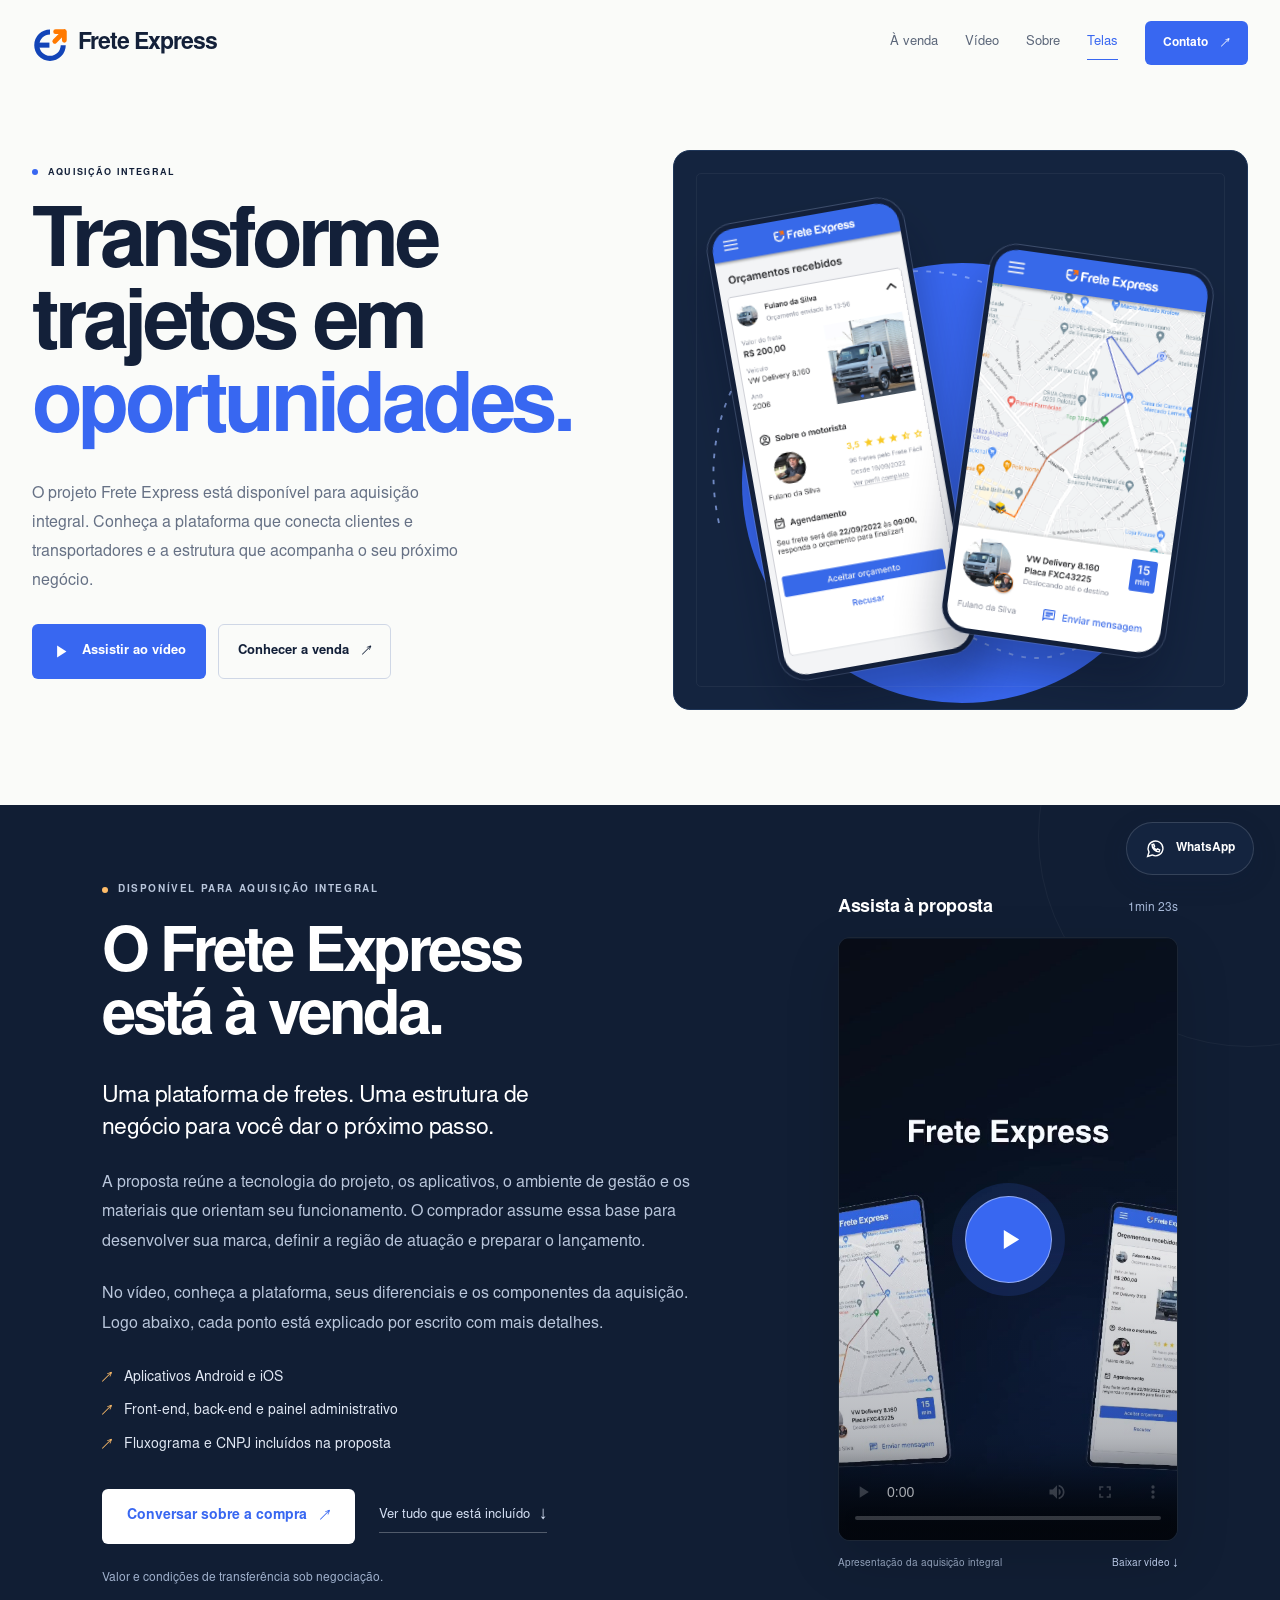
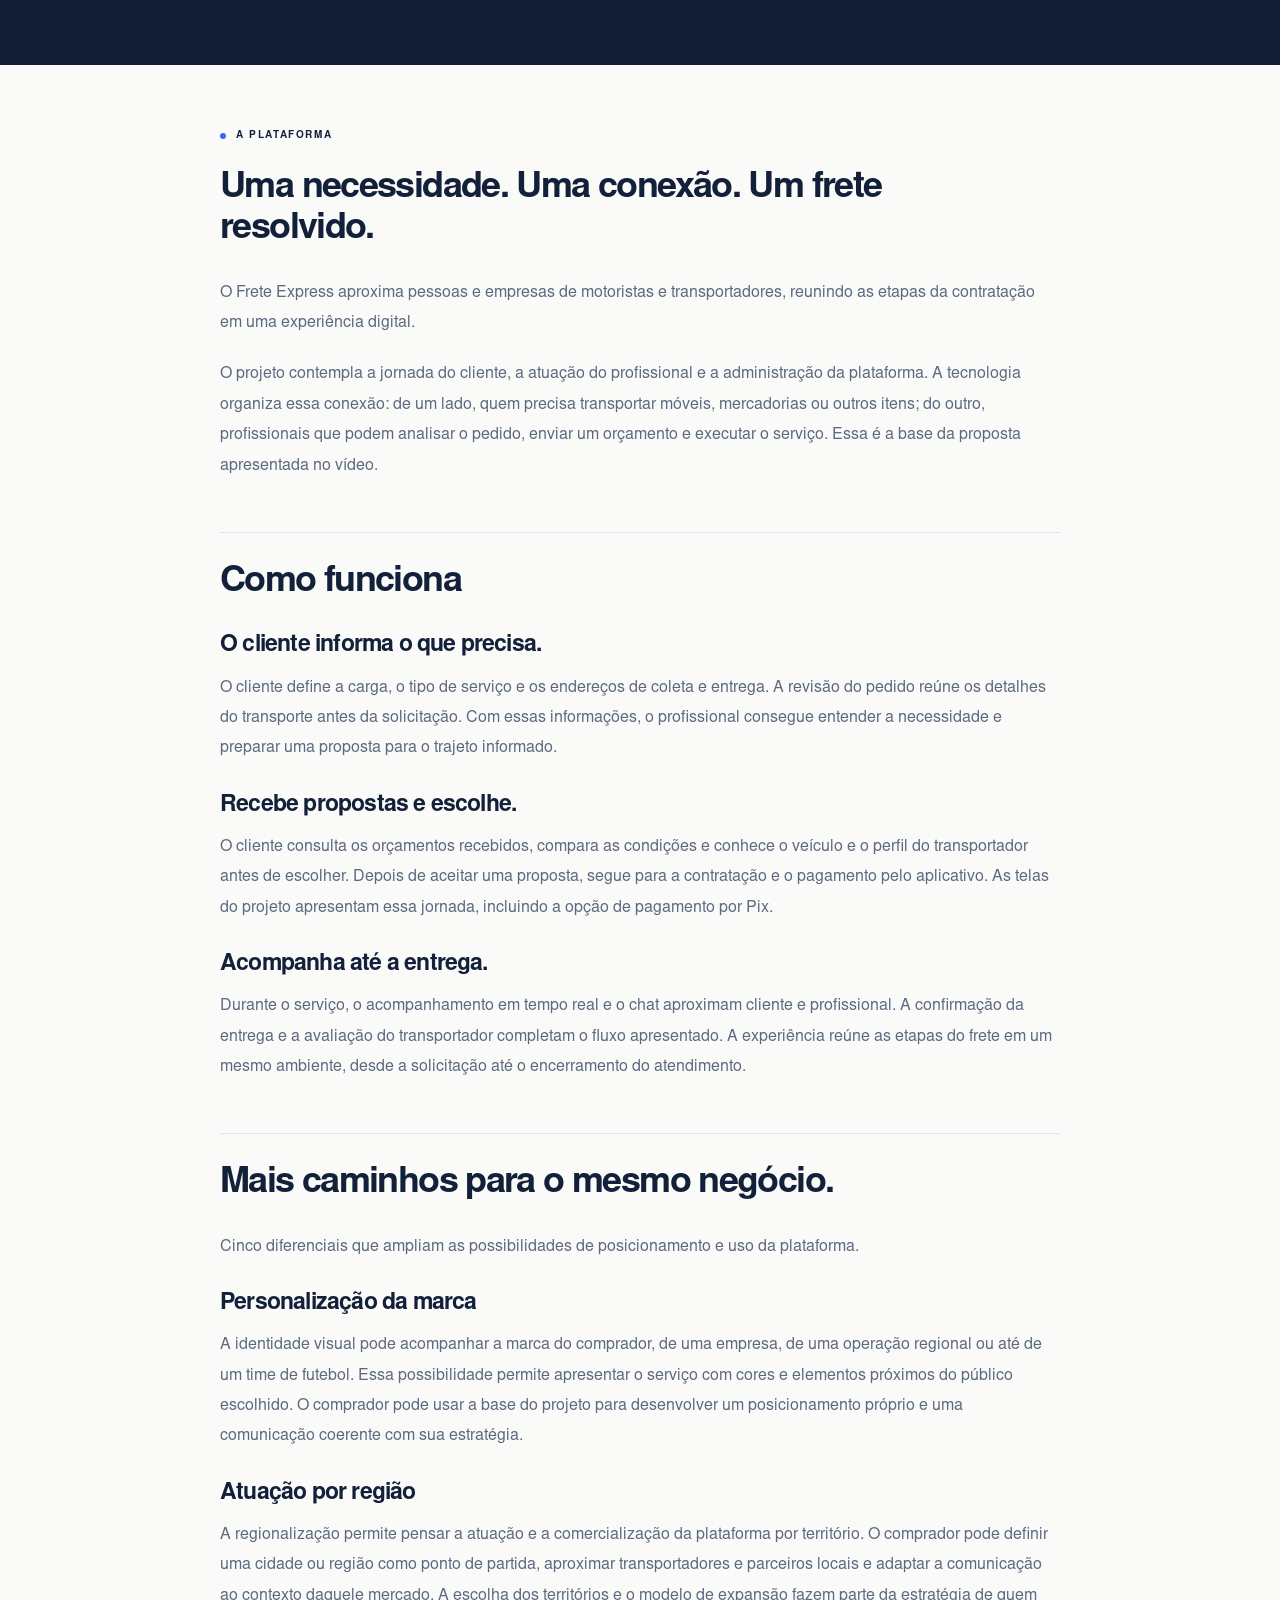
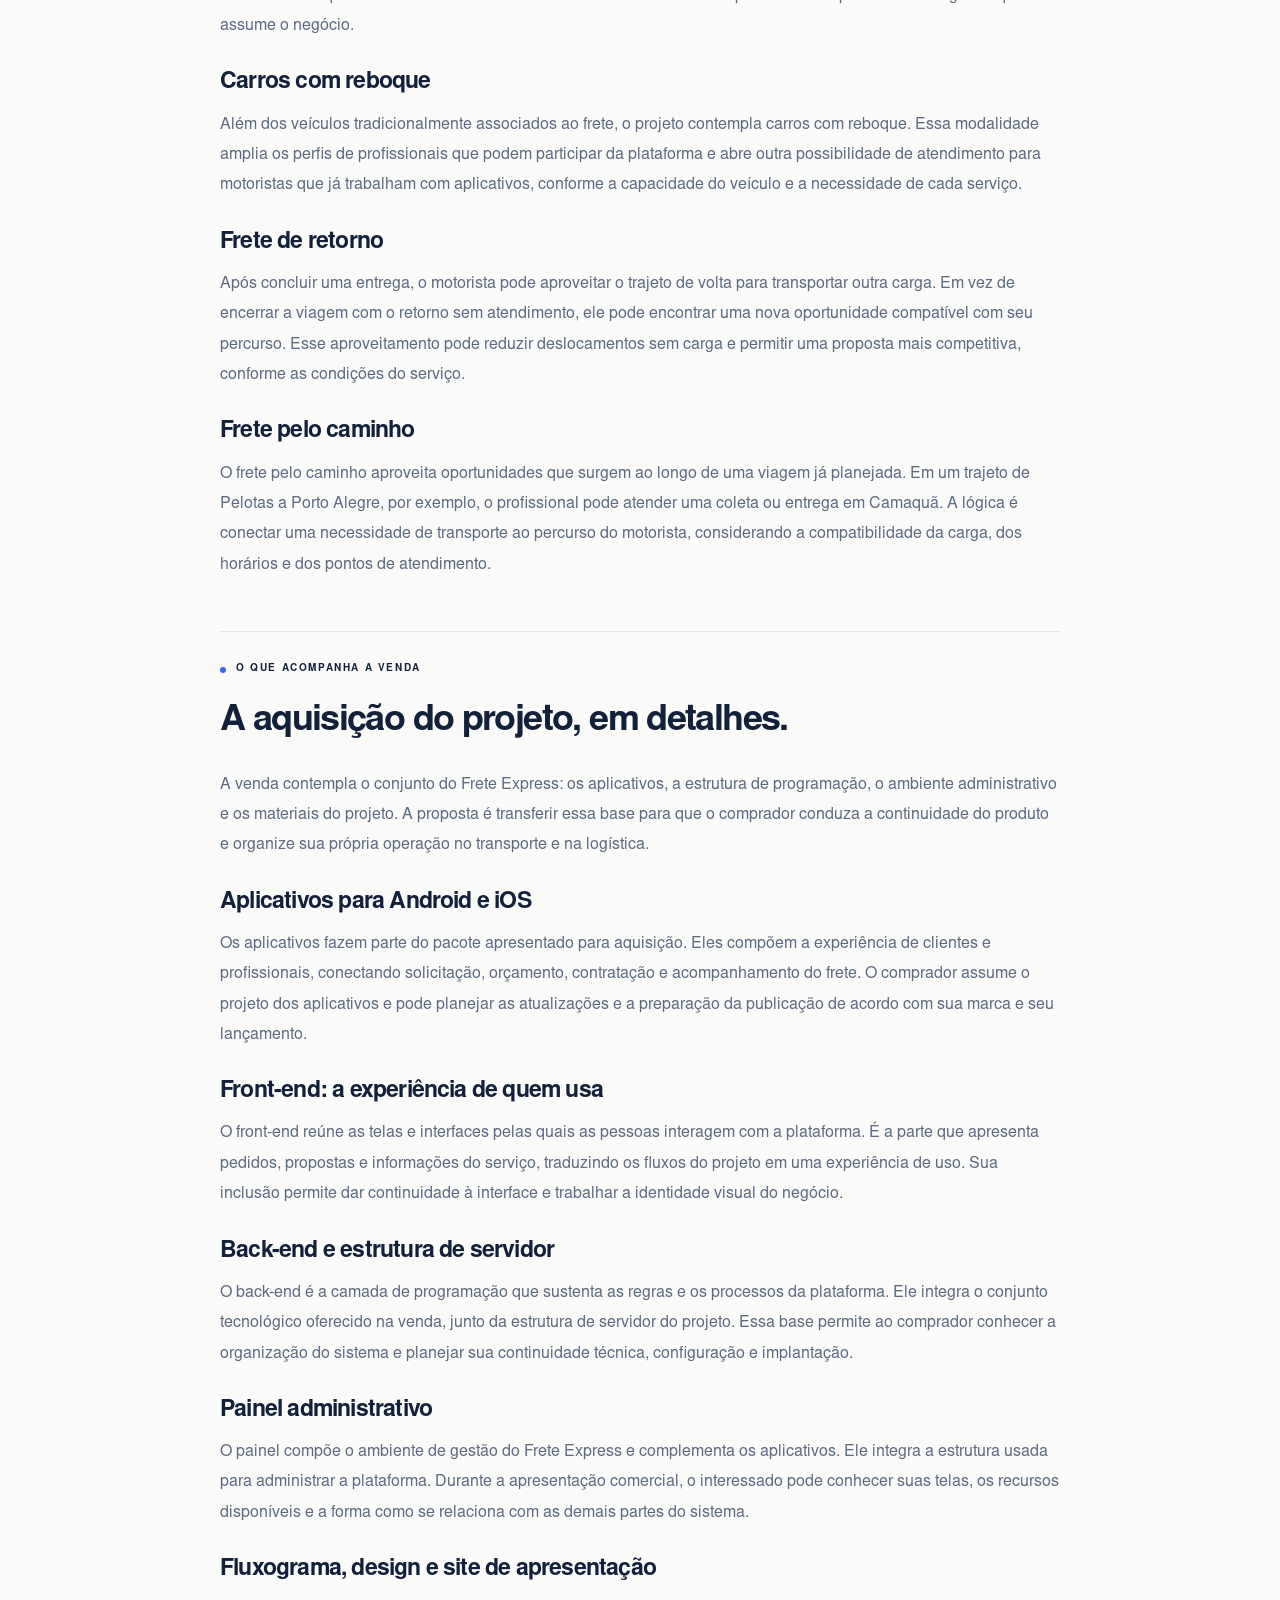
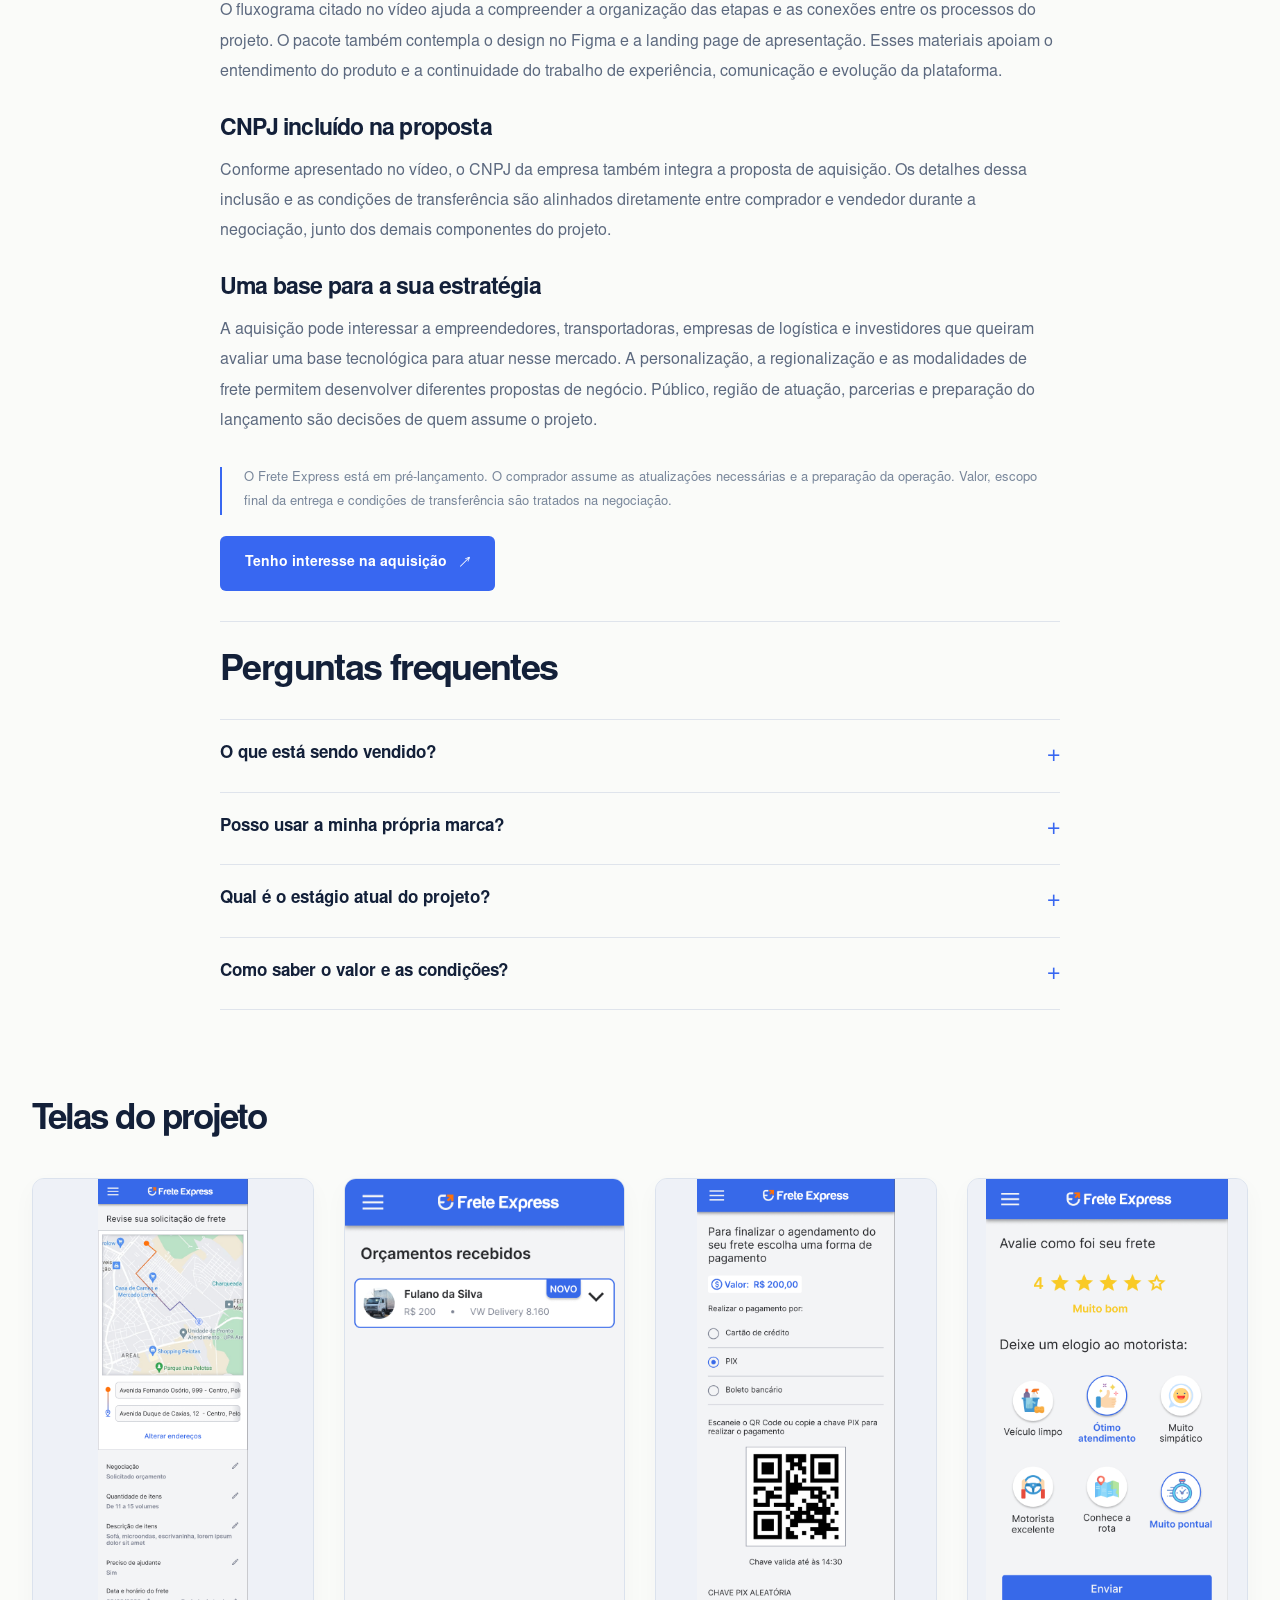
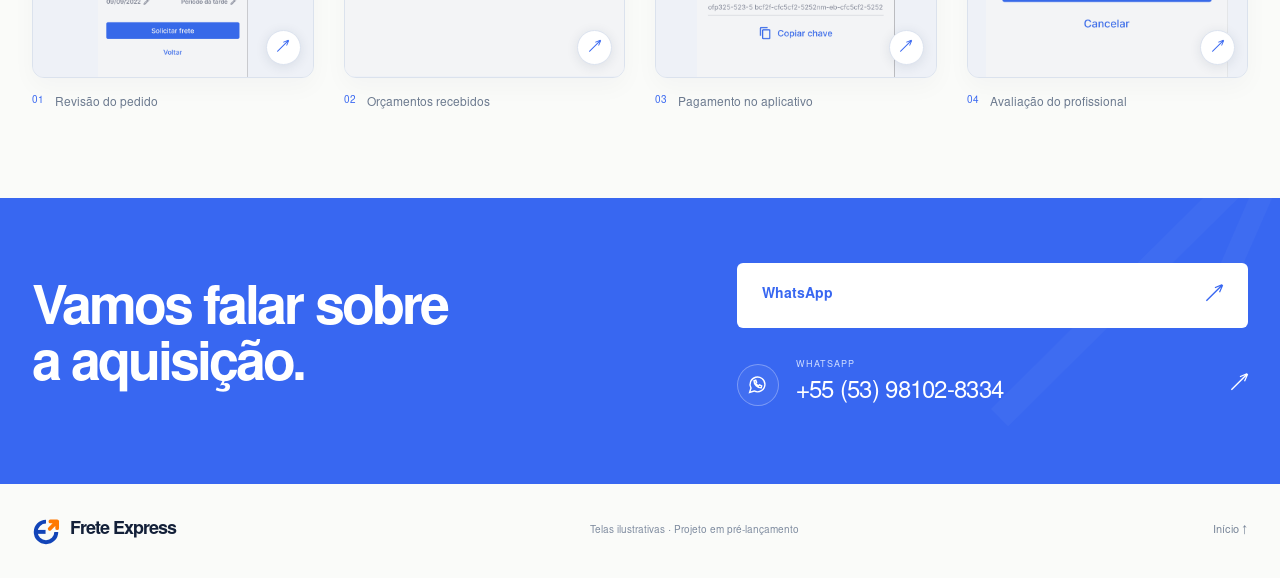
<file: public/index.html>
<!doctype html>
<html lang="pt-BR">
<head>
  <meta charset="utf-8">
  <meta name="viewport" content="width=device-width, initial-scale=1">
  <meta name="theme-color" content="#3867f1">
  <title>Frete Express — Uma plataforma, muitas possibilidades</title>
  <meta name="description" content="Conheça o Frete Express. Vídeo, funcionamento, diferenciais e componentes de um projeto de marketplace de fretes disponível para aquisição integral.">
  <meta property="og:title" content="Frete Express — Conheça o projeto">
  <meta property="og:description" content="Aplicativos, gestão e design em um projeto disponível para aquisição integral. Assista à apresentação e explore a plataforma.">
  <meta property="og:url" content="https://fretexpress-eta.vercel.app/"><meta property="og:type" content="website">
  <meta property="og:locale" content="pt_BR">
  <meta property="og:image" content="https://fretexpress-eta.vercel.app/assets/video-poster.jpg">
  <link rel="icon" href="./assets/brand.svg?v=2" type="image/svg+xml">
  <link rel="preload" href="./assets/NimbusSans-Regular.otf" as="font" type="font/otf" crossorigin>
  <link rel="preload" href="./assets/NimbusSans-Bold.otf" as="font" type="font/otf" crossorigin>
  <link rel="stylesheet" href="./styles.css">
  <script src="./app.js" defer></script>
</head>
<body data-page="home" class="home-clean">
<a class="skip-link" href="#conteudo">Ir para o conteúdo</a>
<div class="reading-progress" aria-hidden="true"></div>
<header class="site-header">
  <div class="container header-inner">
    <a class="brand" href="./" aria-label="Frete Express, início"><img src="./assets/brand.svg?v=2" width="35" height="35" alt=""><span class="brand-name">Frete Express</span></a>
    <button class="menu-button" type="button" aria-label="Abrir menu" aria-controls="menu-principal" aria-expanded="false"><svg viewBox="0 0 24 24" fill="none" stroke="currentColor" stroke-width="1.6" aria-hidden="true"><path d="M4 7h16M4 12h16M4 17h16"/></svg></button>
    <nav class="nav" id="menu-principal" aria-label="Menu principal">
      <a href="#venda">À venda</a><a href="#apresentacao">Vídeo</a><a href="#sobre">Sobre</a><a href="#plataforma">Telas</a><a href="#contato" class="btn btn-primary">Contato <span aria-hidden="true">↗</span></a>
    </nav>
  </div>
</header>
<main id="conteudo">
  <section class="hero" aria-labelledby="hero-title">
    <div class="container">
      <div class="hero-grid">
        <div class="hero-copy">
          <span class="eyebrow">Aquisição integral</span>
          <h1 id="hero-title" aria-label="Transforme trajetos em oportunidades."><span class="hero-line"><span>Transforme</span></span><span class="hero-line"><span>trajetos em</span></span><span class="hero-line blue"><span>oportunidades.</span></span></h1>
          <p id="project-summary">O projeto Frete Express está disponível para aquisição integral. Conheça a plataforma que conecta clientes e transportadores e a estrutura que acompanha o seu próximo negócio.</p>
          <div class="hero-actions">
            <a class="btn btn-primary" href="#apresentacao" data-watch><svg viewBox="0 0 20 20" fill="currentColor" aria-hidden="true"><path d="m6 3 11 7L6 17V3Z"/></svg>Assistir ao vídeo</a>
            <a class="btn btn-outline" href="#venda">Conhecer a venda <span aria-hidden="true">↗</span></a>
          </div>
        </div>
        <div class="hero-art" aria-label="Telas originais do design do Frete Express">
          <div class="art-backdrop"></div>
          <svg class="art-route" viewBox="0 0 560 600" fill="none" aria-hidden="true"><path d="M20 400C-20 220 150 90 300 140s250 300 130 380-130-60-310-15" stroke="#a9bff8" stroke-width="2"/><circle cx="51" cy="260" r="8" fill="#3867f1" stroke="#fafbf9" stroke-width="5"/><circle cx="472" cy="432" r="9" fill="#ffb452" stroke="#fafbf9" stroke-width="5"/></svg>
          <div class="phone phone-back"><img src="./assets/06-cliente-detalhe-do-orcamento.png" width="301" height="720" alt="Design da tela com detalhes do orçamento, veículo e profissional"></div>
          <div class="phone phone-front"><img src="./assets/08-acompanhamento-em-tempo-real.png" width="360" height="640" alt="Design do acompanhamento do frete no mapa"></div>
        </div>
      </div>
    </div>
  </section>

  <section class="section video-section sale-section" id="venda" aria-labelledby="sale-title">
    <div class="container sale-grid">
      <div class="sale-copy">
        <p class="eyebrow light">Disponível para aquisição integral</p>
        <h2 id="sale-title">O Frete Express<br>está à venda.</h2>
        <p class="sale-intro">Uma plataforma de fretes. Uma estrutura de negócio para você dar o próximo passo.</p>
        <p>A proposta reúne a tecnologia do projeto, os aplicativos, o ambiente de gestão e os materiais que orientam seu funcionamento. O comprador assume essa base para desenvolver sua marca, definir a região de atuação e preparar o lançamento.</p>
        <p>No vídeo, conheça a plataforma, seus diferenciais e os componentes da aquisição. Logo abaixo, cada ponto está explicado por escrito com mais detalhes.</p>
        <ul class="sale-highlights" aria-label="Destaques da aquisição">
          <li>Aplicativos Android e iOS</li>
          <li>Front-end, back-end e painel administrativo</li>
          <li>Fluxograma e CNPJ incluídos na proposta</li>
        </ul>
        <div class="sale-actions">
          <a class="btn btn-white" href="#contato">Conversar sobre a compra <span aria-hidden="true">↗</span></a>
          <a class="sale-text-link" href="#aquisicao">Ver tudo que está incluído <span aria-hidden="true">↓</span></a>
        </div>
        <p class="sale-note">Valor e condições de transferência sob negociação.</p>
      </div>
      <div class="sale-media" id="apresentacao">
        <div class="sale-video-heading"><h3 id="video-title">Assista à proposta</h3><span class="video-duration">1min 23s</span></div>
        <div class="video-shell">
          <video id="presentation-video" controls playsinline preload="metadata" poster="./assets/venda-poster.jpg" aria-labelledby="video-title">
            <source src="./assets/frete-express-venda.mp4" type="video/mp4">
            Seu navegador não suporta vídeo. <a href="./assets/frete-express-venda.mp4">Abra a apresentação em MP4.</a>
          </video>
          <button class="video-launch" type="button" id="video-launch" aria-label="Reproduzir vídeo de venda do Frete Express" hidden><span class="play-circle"><svg viewBox="0 0 24 24" fill="currentColor" aria-hidden="true"><path d="m5 2 16 10L5 22V2Z"/></svg></span></button>
        </div>
        <div class="video-caption"><span>Apresentação da aquisição integral</span><a href="./assets/frete-express-venda.mp4" download>Baixar vídeo <span aria-hidden="true">↓</span></a></div>
        <div class="video-message" id="video-message" role="status"></div>
      </div>
    </div>
  </section>

  <section class="written-section" id="sobre" aria-label="Apresentação por escrito">
    <div class="container reading-container">
      <article class="article-content reading-copy">
        <section id="visao-geral"><span class="eyebrow">A plataforma</span><h2>Uma necessidade. Uma conexão. Um frete resolvido.</h2><p>O Frete Express aproxima pessoas e empresas de motoristas e transportadores, reunindo as etapas da contratação em uma experiência digital.</p><p>O projeto contempla a jornada do cliente, a atuação do profissional e a administração da plataforma. A tecnologia organiza essa conexão: de um lado, quem precisa transportar móveis, mercadorias ou outros itens; do outro, profissionais que podem analisar o pedido, enviar um orçamento e executar o serviço. Essa é a base da proposta apresentada no vídeo.</p></section>
        <section id="funcionamento"><h2>Como funciona</h2><h3>O cliente informa o que precisa.</h3><p>O cliente define a carga, o tipo de serviço e os endereços de coleta e entrega. A revisão do pedido reúne os detalhes do transporte antes da solicitação. Com essas informações, o profissional consegue entender a necessidade e preparar uma proposta para o trajeto informado.</p><h3>Recebe propostas e escolhe.</h3><p>O cliente consulta os orçamentos recebidos, compara as condições e conhece o veículo e o perfil do transportador antes de escolher. Depois de aceitar uma proposta, segue para a contratação e o pagamento pelo aplicativo. As telas do projeto apresentam essa jornada, incluindo a opção de pagamento por Pix.</p><h3>Acompanha até a entrega.</h3><p>Durante o serviço, o acompanhamento em tempo real e o chat aproximam cliente e profissional. A confirmação da entrega e a avaliação do transportador completam o fluxo apresentado. A experiência reúne as etapas do frete em um mesmo ambiente, desde a solicitação até o encerramento do atendimento.</p></section>
        <section id="diferenciais"><h2>Mais caminhos para o mesmo negócio.</h2><p>Cinco diferenciais que ampliam as possibilidades de posicionamento e uso da plataforma.</p><h3>Personalização da marca</h3><p>A identidade visual pode acompanhar a marca do comprador, de uma empresa, de uma operação regional ou até de um time de futebol. Essa possibilidade permite apresentar o serviço com cores e elementos próximos do público escolhido. O comprador pode usar a base do projeto para desenvolver um posicionamento próprio e uma comunicação coerente com sua estratégia.</p><h3>Atuação por região</h3><p>A regionalização permite pensar a atuação e a comercialização da plataforma por território. O comprador pode definir uma cidade ou região como ponto de partida, aproximar transportadores e parceiros locais e adaptar a comunicação ao contexto daquele mercado. A escolha dos territórios e o modelo de expansão fazem parte da estratégia de quem assume o negócio.</p><h3>Carros com reboque</h3><p>Além dos veículos tradicionalmente associados ao frete, o projeto contempla carros com reboque. Essa modalidade amplia os perfis de profissionais que podem participar da plataforma e abre outra possibilidade de atendimento para motoristas que já trabalham com aplicativos, conforme a capacidade do veículo e a necessidade de cada serviço.</p><h3>Frete de retorno</h3><p>Após concluir uma entrega, o motorista pode aproveitar o trajeto de volta para transportar outra carga. Em vez de encerrar a viagem com o retorno sem atendimento, ele pode encontrar uma nova oportunidade compatível com seu percurso. Esse aproveitamento pode reduzir deslocamentos sem carga e permitir uma proposta mais competitiva, conforme as condições do serviço.</p><h3>Frete pelo caminho</h3><p>O frete pelo caminho aproveita oportunidades que surgem ao longo de uma viagem já planejada. Em um trajeto de Pelotas a Porto Alegre, por exemplo, o profissional pode atender uma coleta ou entrega em Camaquã. A lógica é conectar uma necessidade de transporte ao percurso do motorista, considerando a compatibilidade da carga, dos horários e dos pontos de atendimento.</p></section>
        <section id="aquisicao"><span class="eyebrow">O que acompanha a venda</span><h2>A aquisição do projeto, em detalhes.</h2>
        <p>A venda contempla o conjunto do Frete Express: os aplicativos, a estrutura de programação, o ambiente administrativo e os materiais do projeto. A proposta é transferir essa base para que o comprador conduza a continuidade do produto e organize sua própria operação no transporte e na logística.</p>
        <h3>Aplicativos para Android e iOS</h3><p>Os aplicativos fazem parte do pacote apresentado para aquisição. Eles compõem a experiência de clientes e profissionais, conectando solicitação, orçamento, contratação e acompanhamento do frete. O comprador assume o projeto dos aplicativos e pode planejar as atualizações e a preparação da publicação de acordo com sua marca e seu lançamento.</p>
        <h3>Front-end: a experiência de quem usa</h3><p>O front-end reúne as telas e interfaces pelas quais as pessoas interagem com a plataforma. É a parte que apresenta pedidos, propostas e informações do serviço, traduzindo os fluxos do projeto em uma experiência de uso. Sua inclusão permite dar continuidade à interface e trabalhar a identidade visual do negócio.</p>
        <h3>Back-end e estrutura de servidor</h3><p>O back-end é a camada de programação que sustenta as regras e os processos da plataforma. Ele integra o conjunto tecnológico oferecido na venda, junto da estrutura de servidor do projeto. Essa base permite ao comprador conhecer a organização do sistema e planejar sua continuidade técnica, configuração e implantação.</p>
        <h3>Painel administrativo</h3><p>O painel compõe o ambiente de gestão do Frete Express e complementa os aplicativos. Ele integra a estrutura usada para administrar a plataforma. Durante a apresentação comercial, o interessado pode conhecer suas telas, os recursos disponíveis e a forma como se relaciona com as demais partes do sistema.</p>
        <h3>Fluxograma, design e site de apresentação</h3><p>O fluxograma citado no vídeo ajuda a compreender a organização das etapas e as conexões entre os processos do projeto. O pacote também contempla o design no Figma e a landing page de apresentação. Esses materiais apoiam o entendimento do produto e a continuidade do trabalho de experiência, comunicação e evolução da plataforma.</p>
        <h3>CNPJ incluído na proposta</h3><p>Conforme apresentado no vídeo, o CNPJ da empresa também integra a proposta de aquisição. Os detalhes dessa inclusão e as condições de transferência são alinhados diretamente entre comprador e vendedor durante a negociação, junto dos demais componentes do projeto.</p>
        <h3>Uma base para a sua estratégia</h3><p>A aquisição pode interessar a empreendedores, transportadoras, empresas de logística e investidores que queiram avaliar uma base tecnológica para atuar nesse mercado. A personalização, a regionalização e as modalidades de frete permitem desenvolver diferentes propostas de negócio. Público, região de atuação, parcerias e preparação do lançamento são decisões de quem assume o projeto.</p>
        <p class="reading-note">O Frete Express está em pré-lançamento. O comprador assume as atualizações necessárias e a preparação da operação. Valor, escopo final da entrega e condições de transferência são tratados na negociação.</p>
        <a class="btn btn-primary" href="#contato">Tenho interesse na aquisição <span aria-hidden="true">↗</span></a>
        </section>
        <section id="perguntas"><h2>Perguntas frequentes</h2><div class="faq-list"><details><summary>O que está sendo vendido?</summary><p>A aquisição integral do projeto Frete Express, incluindo aplicativos Android e iOS, front-end, back-end, estrutura de servidor, painel administrativo, fluxograma, site e design no Figma. O CNPJ também está incluído na proposta apresentada no vídeo. Os detalhes da entrega e da transferência são alinhados na negociação.</p></details><details><summary>Posso usar a minha própria marca?</summary><p>A personalização da identidade faz parte dos diferenciais informados para o projeto. A proposta pode ser adaptada à identidade de uma empresa, região ou clube.</p></details><details><summary>Qual é o estágio atual do projeto?</summary><p>O Frete Express está em pré-lançamento. O comprador assume a tecnologia, realiza as atualizações necessárias e prepara a operação e o lançamento com sua estratégia.</p></details><details><summary>Como saber o valor e as condições?</summary><p>O valor e as condições são tratados diretamente com o responsável pela venda. A conversa comercial permite conhecer o escopo da entrega e alinhar as condições da aquisição integral.</p></details></div></section>
      </article>
    </div>
  </section>

  <section class="screens-section" id="plataforma" aria-labelledby="screens-title"><div class="container">
    <div class="screens-top"><h2 id="screens-title">Telas do projeto</h2></div>
    <div class="screens">
      <figure class="screen-example"><a class="screen-button" href="./assets/04-cliente-revisao-do-pedido.png" data-preview data-caption="Revisão do pedido" target="_blank" rel="noopener noreferrer" aria-label="Ampliar tela: Revisão do pedido" aria-haspopup="dialog"><div class="screen-viewport"><img src="./assets/04-cliente-revisao-do-pedido.png" loading="lazy" width="216" height="720" alt="Design da revisão do pedido com endereços e itens do frete"></div><span class="screen-open" aria-hidden="true">↗</span></a><figcaption><span>01</span>Revisão do pedido</figcaption></figure>
      <figure class="screen-example"><a class="screen-button" href="./assets/05-cliente-orcamentos-recebidos.png" data-preview data-caption="Orçamentos recebidos" target="_blank" rel="noopener noreferrer" aria-label="Ampliar tela: Orçamentos recebidos" aria-haspopup="dialog"><div class="screen-viewport"><img src="./assets/05-cliente-orcamentos-recebidos.png" loading="lazy" width="360" height="640" alt="Design da lista de orçamentos enviados pelos transportadores"></div><span class="screen-open" aria-hidden="true">↗</span></a><figcaption><span>02</span>Orçamentos recebidos</figcaption></figure>
      <figure class="screen-example"><a class="screen-button" href="./assets/07-cliente-pagamento-pix.png" data-preview data-caption="Pagamento no aplicativo" target="_blank" rel="noopener noreferrer" aria-label="Ampliar tela: Pagamento no aplicativo" aria-haspopup="dialog"><div class="screen-viewport"><img src="./assets/07-cliente-pagamento-pix.png" loading="lazy" width="286" height="720" alt="Design da tela de pagamento por Pix"></div><span class="screen-open" aria-hidden="true">↗</span></a><figcaption><span>03</span>Pagamento no aplicativo</figcaption></figure>
      <figure class="screen-example"><a class="screen-button" href="./assets/09-avaliacao-do-freteiro.png" data-preview data-caption="Avaliação do profissional" target="_blank" rel="noopener noreferrer" aria-label="Ampliar tela: Avaliação do profissional" aria-haspopup="dialog"><div class="screen-viewport"><img src="./assets/09-avaliacao-do-freteiro.png" loading="lazy" width="349" height="720" alt="Design da avaliação do transportador após o serviço"></div><span class="screen-open" aria-hidden="true">↗</span></a><figcaption><span>04</span>Avaliação do profissional</figcaption></figure>
    </div>
  </div></section>

  <section class="contact-section" id="contato" aria-labelledby="contact-title"><div class="container contact-grid">
    <div class="contact-copy"><h2 id="contact-title">Vamos falar sobre<br>a aquisição.</h2></div>
    <div class="contact-methods" data-contact-container>
      <a class="btn btn-white contact-action" href="https://wa.me/5553981028334?text=Ol%C3%A1%21%20Conheci%20a%20apresenta%C3%A7%C3%A3o%20do%20Frete%20Express%20e%20gostaria%20de%20conversar%20sobre%20a%20aquisi%C3%A7%C3%A3o%20integral%20do%20projeto." data-whatsapp-link target="_blank" rel="noopener noreferrer">WhatsApp <span aria-hidden="true">↗</span></a>
      <div class="contact-method" data-contact="whatsapp"><span class="contact-icon"><svg viewBox="0 0 24 24" fill="none" stroke="currentColor" stroke-width="1.6" aria-hidden="true"><path d="M20.5 11.8a8.5 8.5 0 0 1-12.4 7.6L3 21l1.6-4.9a8.5 8.5 0 1 1 15.9-4.3Z"/><path d="M8 7.8c0 4.4 3.8 8 8.2 8l.6-2.1-2.6-1.2-1 1c-1.7-.8-2.4-1.5-3.2-3.1l1-1L10 7l-2 .8Z"/></svg></span><div class="contact-meta"><small>WHATSAPP</small><strong data-contact-value><a href="https://wa.me/5553981028334?text=Ol%C3%A1%21%20Conheci%20a%20apresenta%C3%A7%C3%A3o%20do%20Frete%20Express%20e%20gostaria%20de%20conversar%20sobre%20a%20aquisi%C3%A7%C3%A3o%20integral%20do%20projeto." data-whatsapp-link target="_blank" rel="noopener noreferrer">+55 (53) 98102-8334</a></strong></div><span class="out-arrow" aria-hidden="true">↗</span></div>
      <div class="contact-method pending" data-contact="email" hidden><span class="contact-icon"><svg viewBox="0 0 24 24" fill="none" stroke="currentColor" stroke-width="1.6" aria-hidden="true"><rect x="2" y="4" width="20" height="16" rx="2"/><path d="m3 6 9 7 9-7"/></svg></span><div class="contact-meta"><small>E-MAIL COMERCIAL</small><strong data-contact-value>Contato em atualização</strong></div><span class="out-arrow" aria-hidden="true" hidden>↗</span></div>
    </div>
  </div></section>
</main>
<dialog class="screen-dialog" id="screen-dialog" aria-labelledby="screen-dialog-title">
  <div class="dialog-bar"><h2 id="screen-dialog-title">Telas do projeto</h2><form method="dialog"><button class="dialog-close" aria-label="Fechar visualização" title="Fechar">×</button></form></div>
  <div class="dialog-image-wrap"><img id="screen-dialog-image" alt="Tela original do design do Frete Express"></div>
  <div class="dialog-footer"><span>Design original · dados ilustrativos</span><div class="dialog-nav"><button type="button" data-screen-prev aria-label="Tela anterior">←</button><button type="button" data-screen-next aria-label="Próxima tela">→</button></div></div>
</dialog>
<a class="floating-contact" href="https://wa.me/5553981028334?text=Ol%C3%A1%21%20Conheci%20a%20apresenta%C3%A7%C3%A3o%20do%20Frete%20Express%20e%20gostaria%20de%20conversar%20sobre%20a%20aquisi%C3%A7%C3%A3o%20integral%20do%20projeto." data-whatsapp-link target="_blank" rel="noopener noreferrer" aria-label="Conversar sobre a aquisição do Frete Express no WhatsApp"><svg viewBox="0 0 24 24" fill="none" stroke="currentColor" stroke-width="1.6" aria-hidden="true"><path d="M20.5 11.8a8.5 8.5 0 0 1-12.4 7.6L3 21l1.6-4.9a8.5 8.5 0 1 1 15.9-4.3Z"/><path d="M8 7.8c0 4.4 3.8 8 8.2 8l.6-2.1-2.6-1.2-1 1c-1.7-.8-2.4-1.5-3.2-3.1l1-1L10 7l-2 .8Z"/></svg><span>WhatsApp</span></a>
<footer class="site-footer"><div class="container footer-inner"><a class="brand" href="./"><img src="./assets/brand.svg?v=2" alt="" width="28" height="28"><span class="brand-name">Frete Express</span></a><span class="footer-note">Telas ilustrativas · Projeto em pré-lançamento</span><a href="#conteudo">Início ↑</a></div></footer>
</body>
</html>
</file>
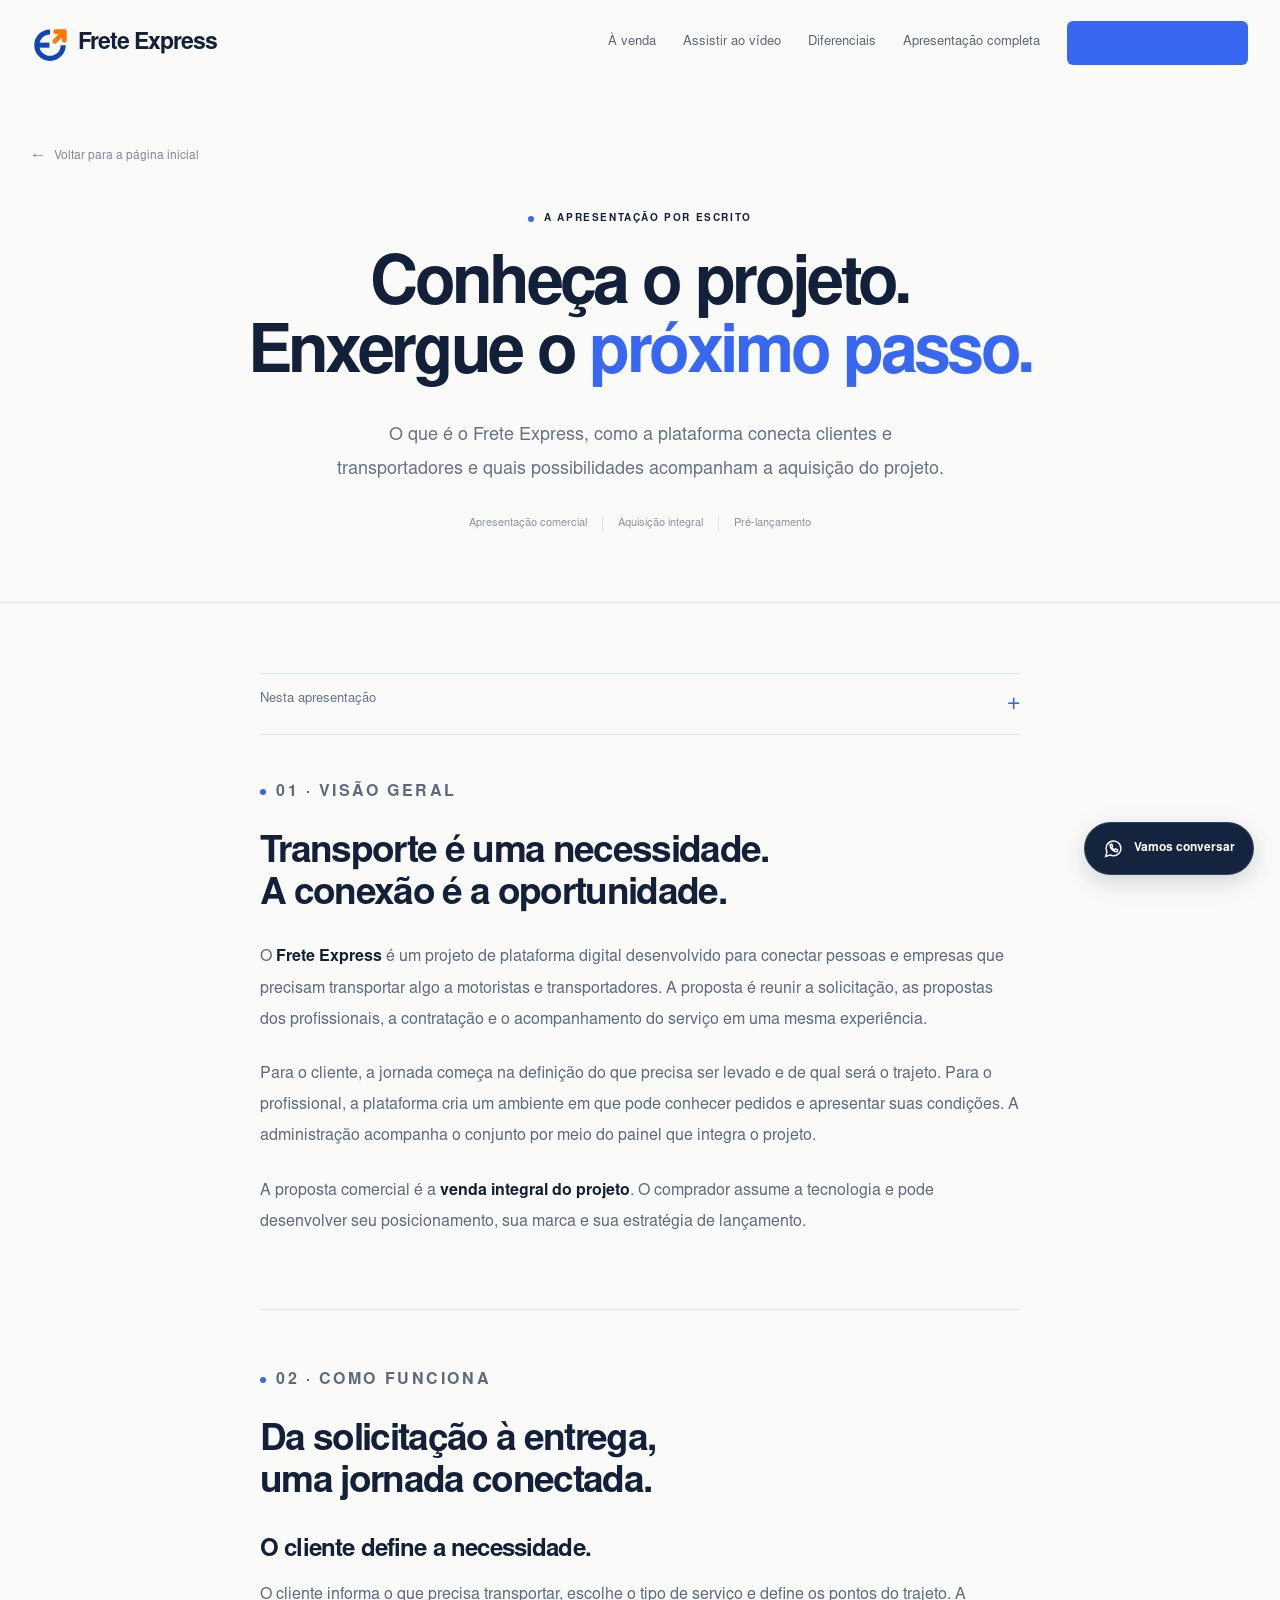
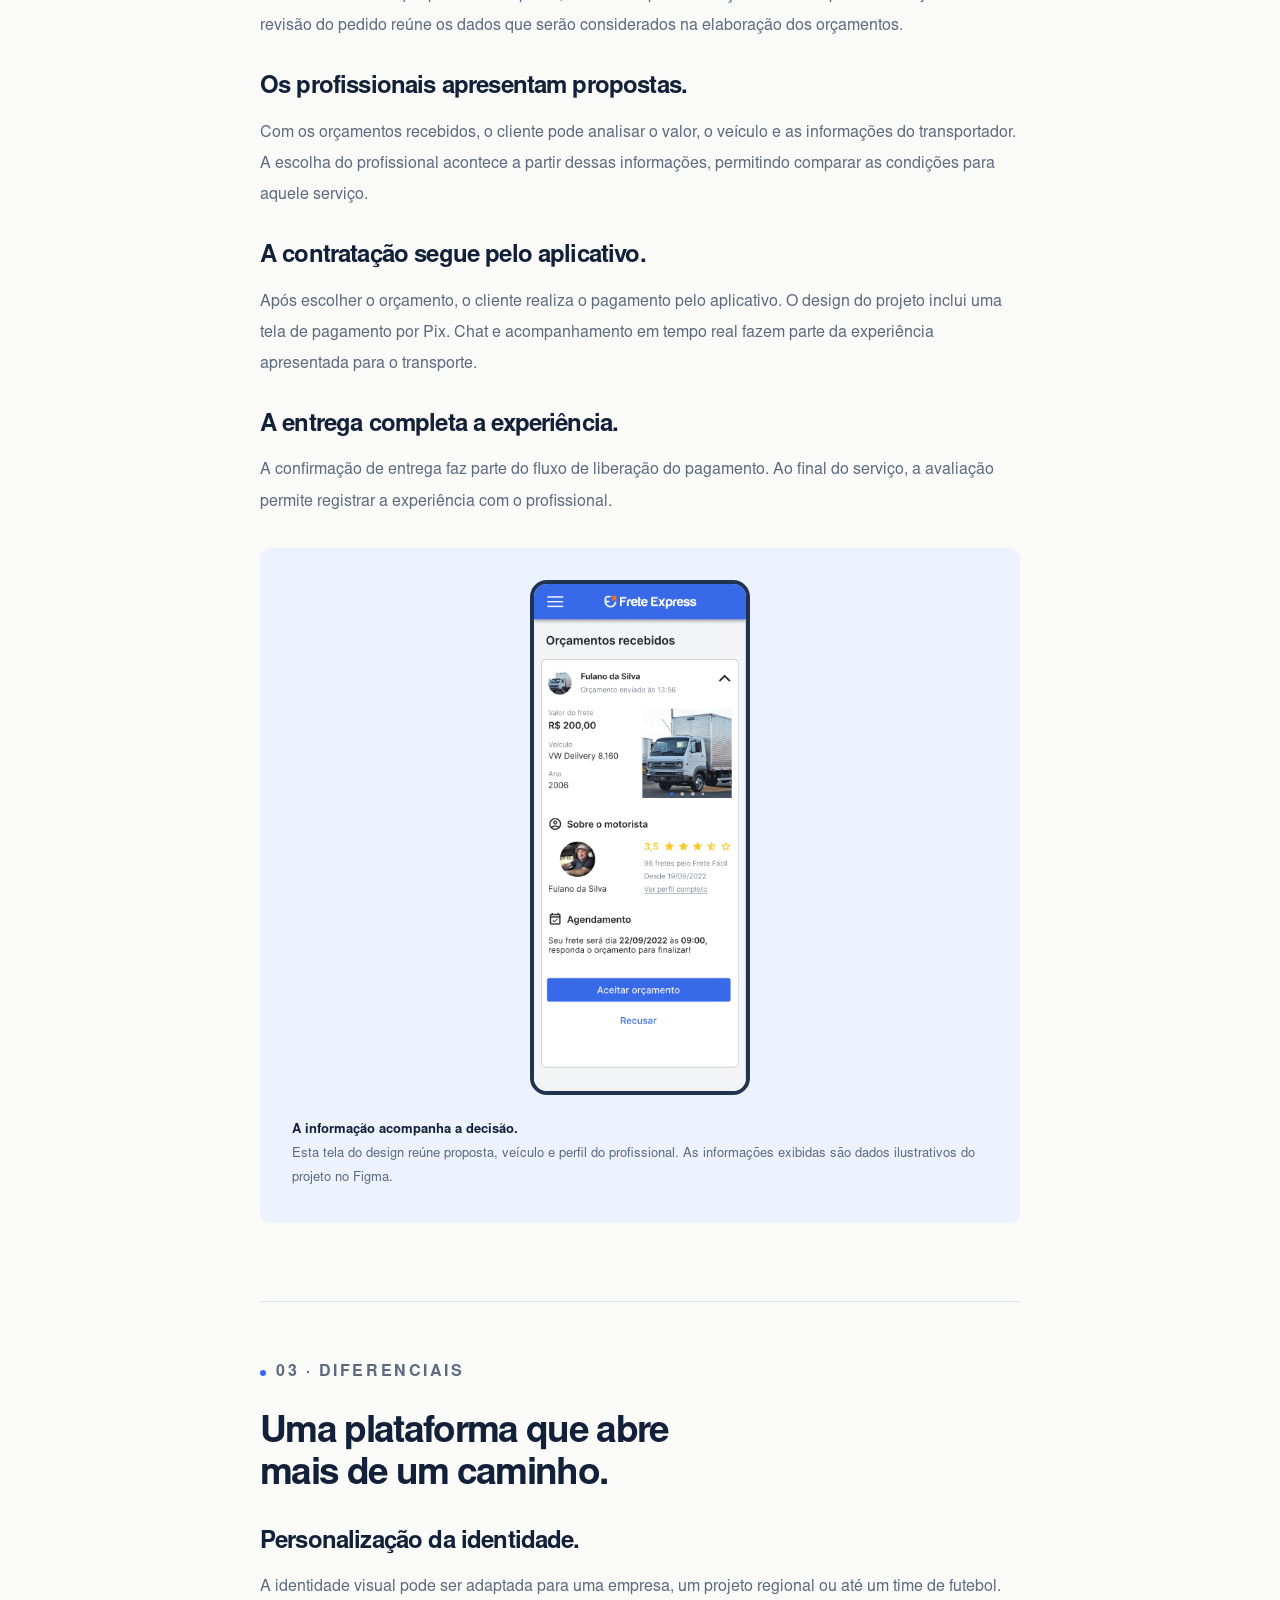
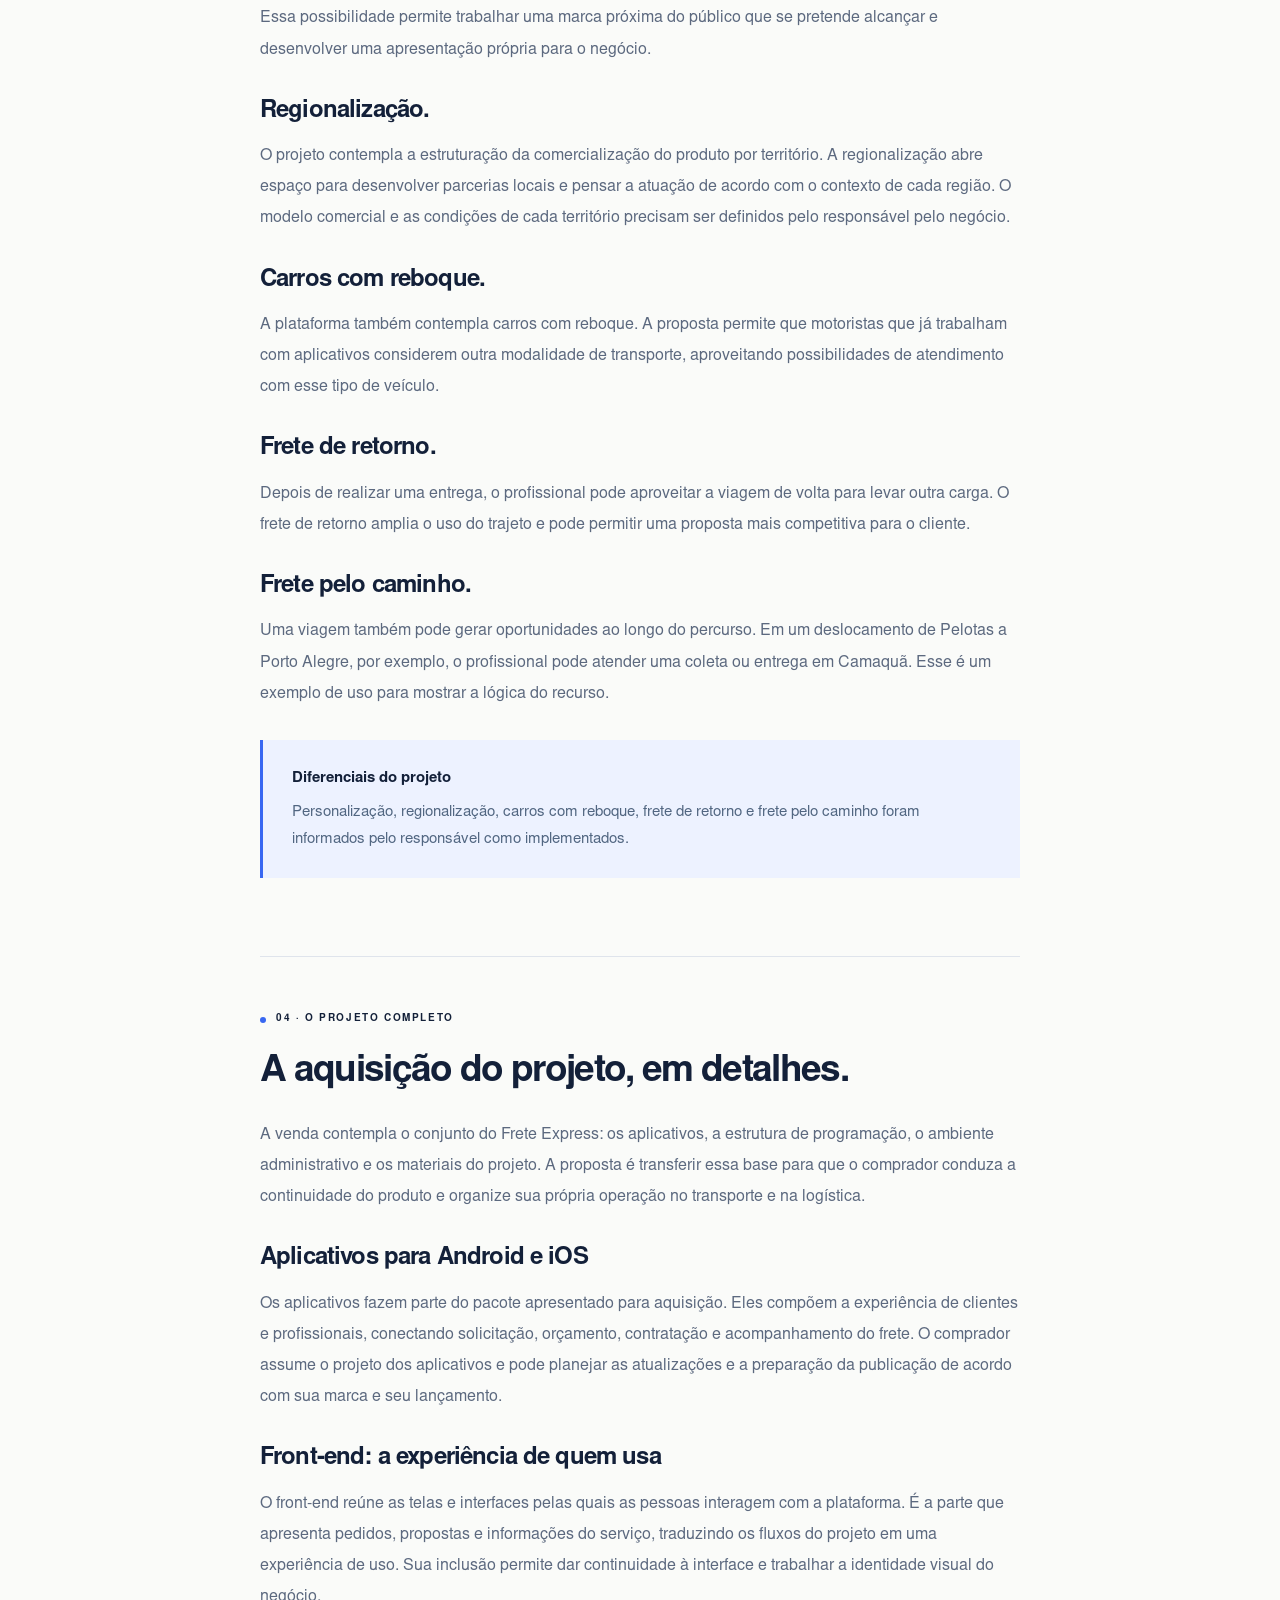
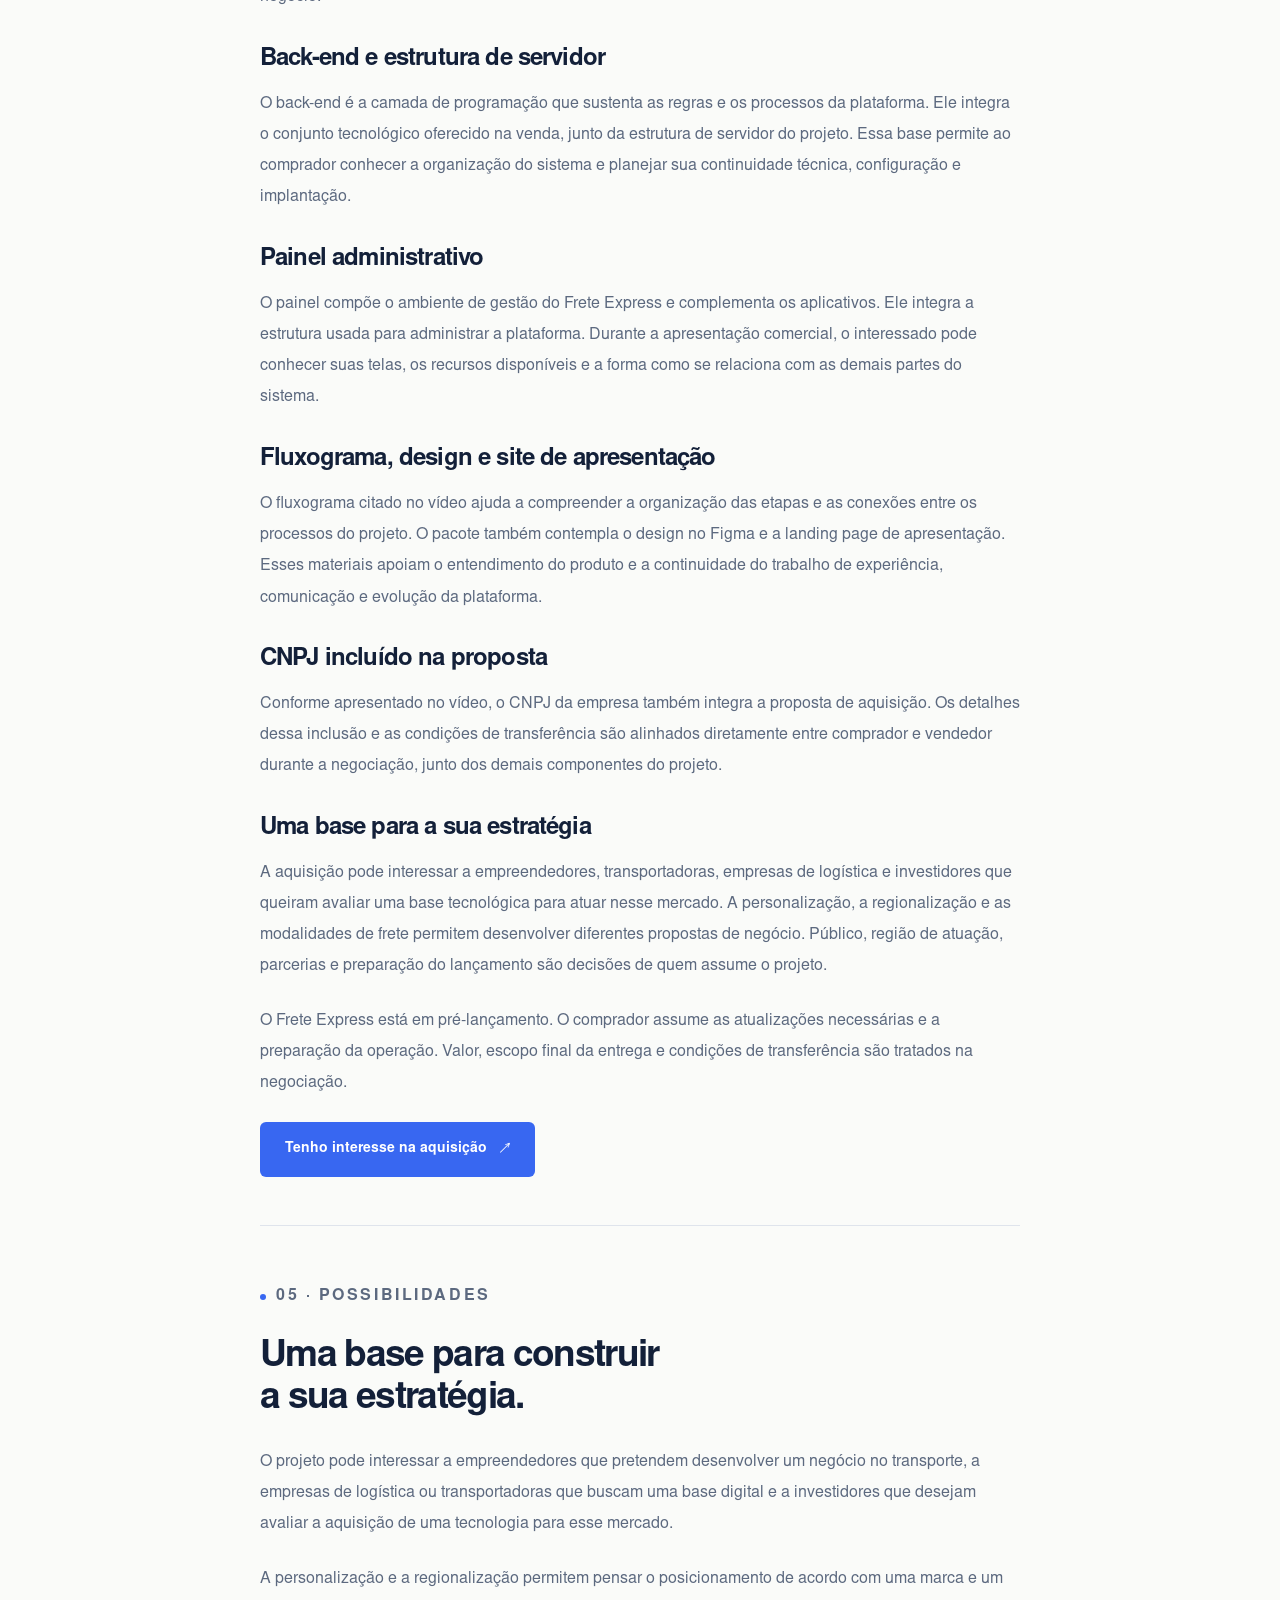
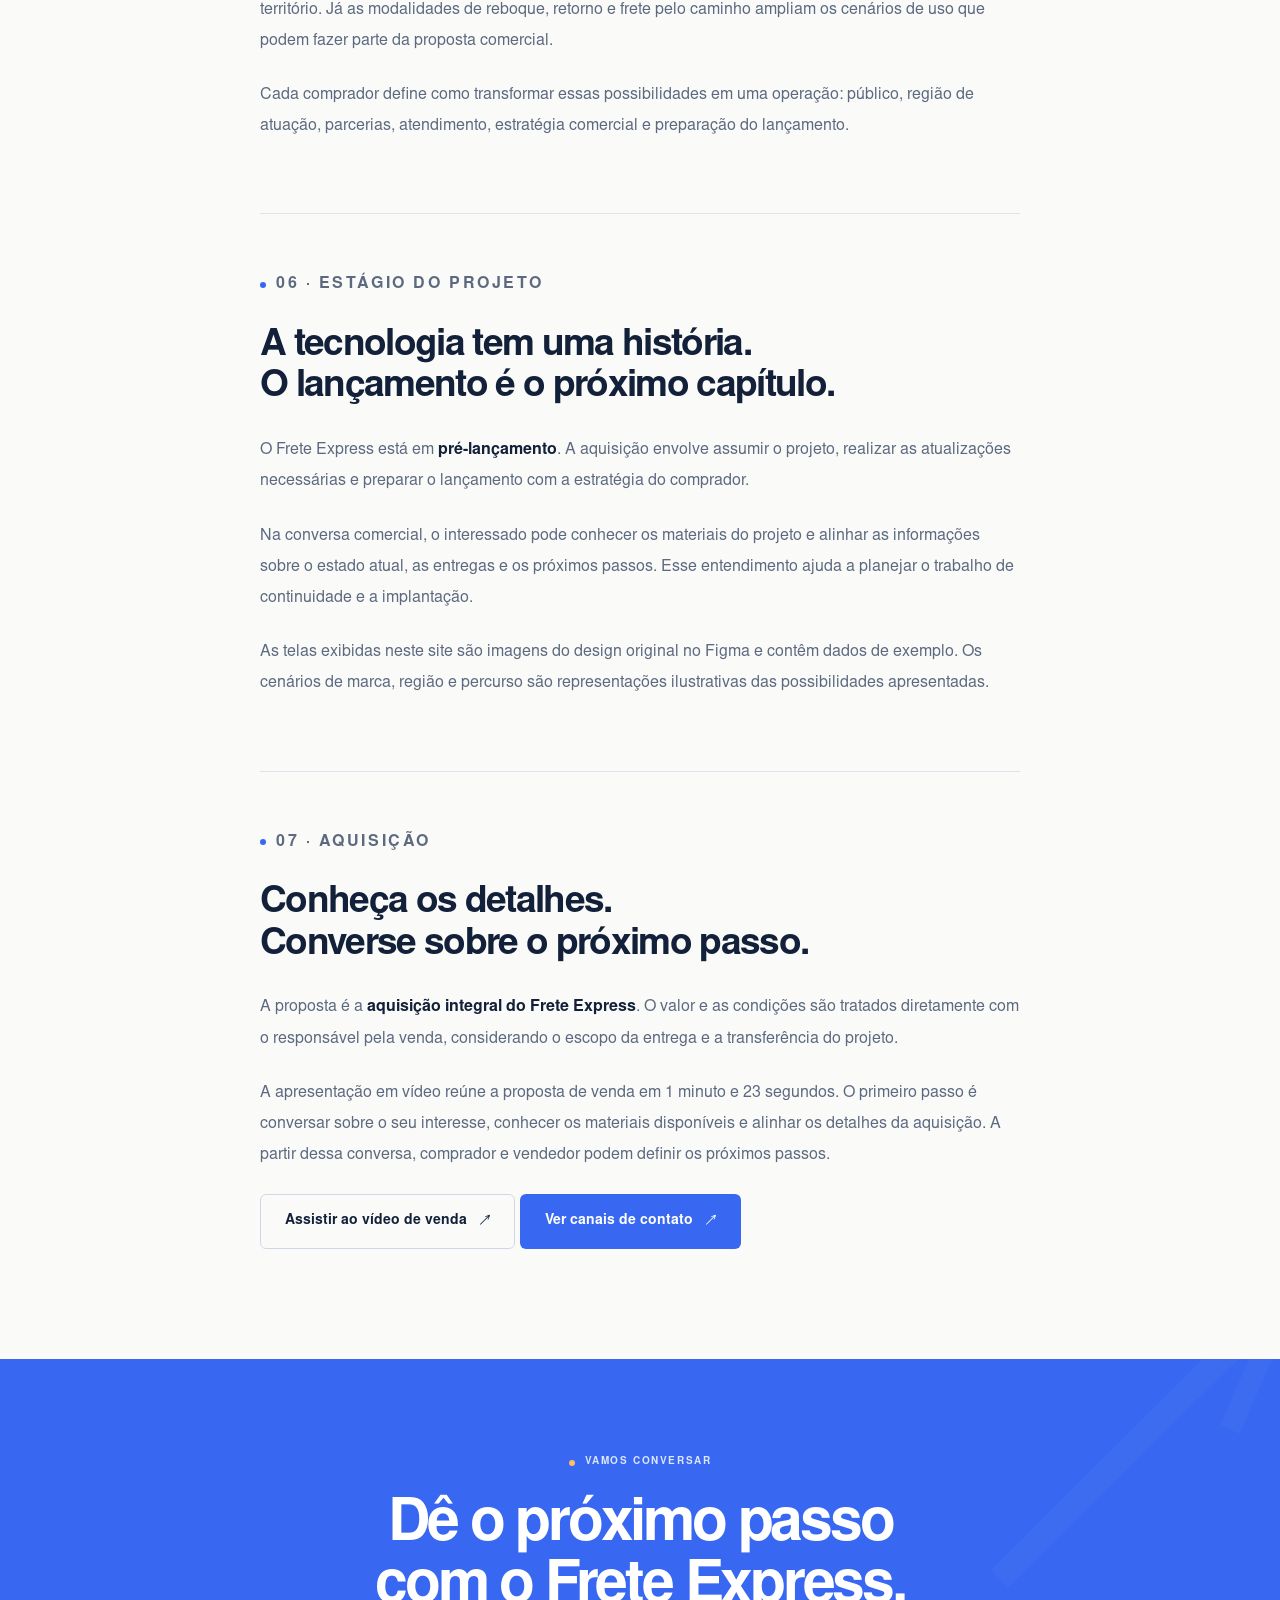
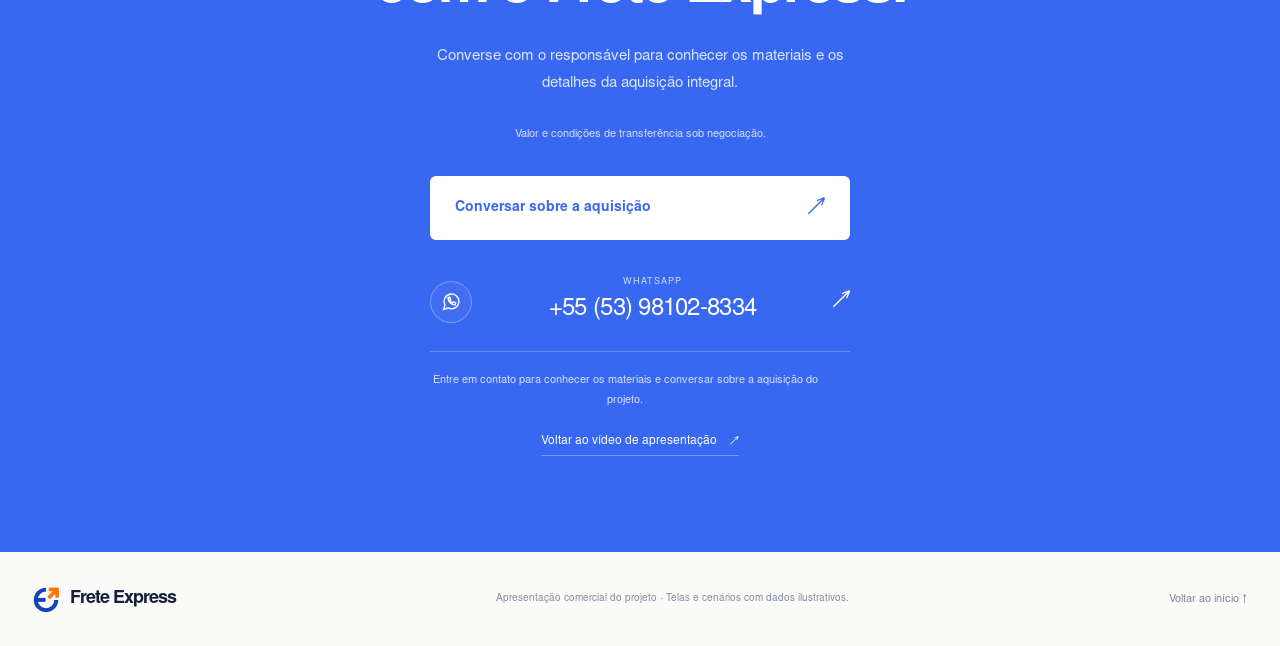
<file: public/apresentacao.html>
<!doctype html>
<html lang="pt-BR">
<head>
  <meta charset="utf-8"><meta name="viewport" content="width=device-width, initial-scale=1"><meta name="theme-color" content="#3867f1">
  <title>Apresentação completa — Frete Express</title>
  <meta name="description" content="Entenda por escrito o funcionamento do Frete Express, seus diferenciais, os componentes do projeto e a proposta de aquisição integral.">
  <meta property="og:title" content="Frete Express — Apresentação completa"><meta property="og:description" content="Conheça a plataforma, a experiência, os diferenciais e a proposta de aquisição integral do projeto."><meta property="og:url" content="https://fretexpress-eta.vercel.app/apresentacao.html"><meta property="og:type" content="article"><meta property="og:locale" content="pt_BR"><meta property="og:image" content="https://fretexpress-eta.vercel.app/assets/video-poster.jpg">
  <link rel="icon" href="./assets/brand.svg?v=2" type="image/svg+xml"><link rel="stylesheet" href="./styles.css"><script src="./app.js" defer></script>
</head>
<body data-page="presentation" class="presentation-column">
<a class="skip-link" href="#conteudo">Ir para o conteúdo</a>
<div class="reading-progress" aria-hidden="true"></div>
<header class="site-header"><div class="container header-inner">
  <a class="brand" href="./" aria-label="Frete Express, início"><img src="./assets/brand.svg?v=2" width="35" height="35" alt=""><span class="brand-name">Frete Express</span></a>
  <button class="menu-button" type="button" aria-label="Abrir menu" aria-controls="menu-principal" aria-expanded="false"><svg viewBox="0 0 24 24" fill="none" stroke="currentColor" stroke-width="1.6" aria-hidden="true"><path d="M4 7h16M4 12h16M4 17h16"/></svg></button>
  <nav class="nav" id="menu-principal" aria-label="Menu principal"><a href="./#venda">À venda</a><a href="./#apresentacao">Assistir ao vídeo</a><a href="#diferenciais">Diferenciais</a><a href="./apresentacao.html" aria-current="page">Apresentação completa</a><a href="#contato" class="btn btn-primary">Falar sobre aquisição <span aria-hidden="true">↗</span></a></nav>
</div></header>
<main id="conteudo">
  <section class="article-hero"><div class="container">
    <a class="back-link" href="./"><span aria-hidden="true">←</span> Voltar para a página inicial</a>
    <div class="article-hero-grid"><div><p class="eyebrow">A apresentação por escrito</p><h1>Conheça o projeto.<br>Enxergue o <span class="blue">próximo passo.</span></h1><p class="intro">O que é o Frete Express, como a plataforma conecta clientes e transportadores e quais possibilidades acompanham a aquisição do projeto.</p><div class="reading-meta"><span>Apresentação comercial</span><span>Aquisição integral</span><span>Pré-lançamento</span></div></div><div class="article-visual"><img src="./assets/08-acompanhamento-em-tempo-real.png" width="360" height="640" alt="Tela original do design de acompanhamento do frete, com dados de exemplo"></div></div>
  </div></section>
  <div class="article-body"><div class="container article-layout">
    <details class="article-toc" aria-label="Índice da apresentação"><summary>Nesta apresentação</summary><nav><a href="#visao-geral">01 · Visão geral</a><a href="#funcionamento">02 · Como funciona</a><a href="#diferenciais">03 · Diferenciais</a><a href="#componentes">04 · O projeto completo</a><a href="#possibilidades">05 · Possibilidades</a><a href="#estagio">06 · Estágio do projeto</a><a href="#aquisicao">07 · Aquisição</a></nav><a class="btn btn-outline" href="./#apresentacao">Assistir ao vídeo <span aria-hidden="true">↗</span></a></details>
    <article class="article-content" aria-label="Texto completo da apresentação do Frete Express">
      <section id="visao-geral"><p class="eyebrow">01 · Visão geral</p><h2>Transporte é uma necessidade.<br>A conexão é a oportunidade.</h2><p>O <strong>Frete Express</strong> é um projeto de plataforma digital desenvolvido para conectar pessoas e empresas que precisam transportar algo a motoristas e transportadores. A proposta é reunir a solicitação, as propostas dos profissionais, a contratação e o acompanhamento do serviço em uma mesma experiência.</p><p>Para o cliente, a jornada começa na definição do que precisa ser levado e de qual será o trajeto. Para o profissional, a plataforma cria um ambiente em que pode conhecer pedidos e apresentar suas condições. A administração acompanha o conjunto por meio do painel que integra o projeto.</p><p>A proposta comercial é a <strong>venda integral do projeto</strong>. O comprador assume a tecnologia e pode desenvolver seu posicionamento, sua marca e sua estratégia de lançamento.</p></section>
      <section id="funcionamento"><p class="eyebrow">02 · Como funciona</p><h2>Da solicitação à entrega,<br>uma jornada conectada.</h2><h3>O cliente define a necessidade.</h3><p>O cliente informa o que precisa transportar, escolhe o tipo de serviço e define os pontos do trajeto. A revisão do pedido reúne os dados que serão considerados na elaboração dos orçamentos.</p><h3>Os profissionais apresentam propostas.</h3><p>Com os orçamentos recebidos, o cliente pode analisar o valor, o veículo e as informações do transportador. A escolha do profissional acontece a partir dessas informações, permitindo comparar as condições para aquele serviço.</p><h3>A contratação segue pelo aplicativo.</h3><p>Após escolher o orçamento, o cliente realiza o pagamento pelo aplicativo. O design do projeto inclui uma tela de pagamento por Pix. Chat e acompanhamento em tempo real fazem parte da experiência apresentada para o transporte.</p><h3>A entrega completa a experiência.</h3><p>A confirmação de entrega faz parte do fluxo de liberação do pagamento. Ao final do serviço, a avaliação permite registrar a experiência com o profissional.</p><div class="article-screen"><img src="./assets/06-cliente-detalhe-do-orcamento.png" loading="lazy" width="301" height="720" alt="Design do detalhamento de um orçamento"><p><strong>A informação acompanha a decisão.</strong><br>Esta tela do design reúne proposta, veículo e perfil do profissional. As informações exibidas são dados ilustrativos do projeto no Figma.</p></div></section>
      <section id="diferenciais"><p class="eyebrow">03 · Diferenciais</p><h2>Uma plataforma que abre<br>mais de um caminho.</h2><h3>Personalização da identidade.</h3><p>A identidade visual pode ser adaptada para uma empresa, um projeto regional ou até um time de futebol. Essa possibilidade permite trabalhar uma marca próxima do público que se pretende alcançar e desenvolver uma apresentação própria para o negócio.</p><h3>Regionalização.</h3><p>O projeto contempla a estruturação da comercialização do produto por território. A regionalização abre espaço para desenvolver parcerias locais e pensar a atuação de acordo com o contexto de cada região. O modelo comercial e as condições de cada território precisam ser definidos pelo responsável pelo negócio.</p><h3>Carros com reboque.</h3><p>A plataforma também contempla carros com reboque. A proposta permite que motoristas que já trabalham com aplicativos considerem outra modalidade de transporte, aproveitando possibilidades de atendimento com esse tipo de veículo.</p><h3>Frete de retorno.</h3><p>Depois de realizar uma entrega, o profissional pode aproveitar a viagem de volta para levar outra carga. O frete de retorno amplia o uso do trajeto e pode permitir uma proposta mais competitiva para o cliente.</p><h3>Frete pelo caminho.</h3><p>Uma viagem também pode gerar oportunidades ao longo do percurso. Em um deslocamento de Pelotas a Porto Alegre, por exemplo, o profissional pode atender uma coleta ou entrega em Camaquã. Esse é um exemplo de uso para mostrar a lógica do recurso.</p><div class="article-callout"><strong>Diferenciais do projeto</strong>Personalização, regionalização, carros com reboque, frete de retorno e frete pelo caminho foram informados pelo responsável como implementados.</div></section>
      <section id="componentes"><span class="eyebrow">04 · O projeto completo</span><h2>A aquisição do projeto, em detalhes.</h2>
        <p>A venda contempla o conjunto do Frete Express: os aplicativos, a estrutura de programação, o ambiente administrativo e os materiais do projeto. A proposta é transferir essa base para que o comprador conduza a continuidade do produto e organize sua própria operação no transporte e na logística.</p>
        <h3>Aplicativos para Android e iOS</h3><p>Os aplicativos fazem parte do pacote apresentado para aquisição. Eles compõem a experiência de clientes e profissionais, conectando solicitação, orçamento, contratação e acompanhamento do frete. O comprador assume o projeto dos aplicativos e pode planejar as atualizações e a preparação da publicação de acordo com sua marca e seu lançamento.</p>
        <h3>Front-end: a experiência de quem usa</h3><p>O front-end reúne as telas e interfaces pelas quais as pessoas interagem com a plataforma. É a parte que apresenta pedidos, propostas e informações do serviço, traduzindo os fluxos do projeto em uma experiência de uso. Sua inclusão permite dar continuidade à interface e trabalhar a identidade visual do negócio.</p>
        <h3>Back-end e estrutura de servidor</h3><p>O back-end é a camada de programação que sustenta as regras e os processos da plataforma. Ele integra o conjunto tecnológico oferecido na venda, junto da estrutura de servidor do projeto. Essa base permite ao comprador conhecer a organização do sistema e planejar sua continuidade técnica, configuração e implantação.</p>
        <h3>Painel administrativo</h3><p>O painel compõe o ambiente de gestão do Frete Express e complementa os aplicativos. Ele integra a estrutura usada para administrar a plataforma. Durante a apresentação comercial, o interessado pode conhecer suas telas, os recursos disponíveis e a forma como se relaciona com as demais partes do sistema.</p>
        <h3>Fluxograma, design e site de apresentação</h3><p>O fluxograma citado no vídeo ajuda a compreender a organização das etapas e as conexões entre os processos do projeto. O pacote também contempla o design no Figma e a landing page de apresentação. Esses materiais apoiam o entendimento do produto e a continuidade do trabalho de experiência, comunicação e evolução da plataforma.</p>
        <h3>CNPJ incluído na proposta</h3><p>Conforme apresentado no vídeo, o CNPJ da empresa também integra a proposta de aquisição. Os detalhes dessa inclusão e as condições de transferência são alinhados diretamente entre comprador e vendedor durante a negociação, junto dos demais componentes do projeto.</p>
        <h3>Uma base para a sua estratégia</h3><p>A aquisição pode interessar a empreendedores, transportadoras, empresas de logística e investidores que queiram avaliar uma base tecnológica para atuar nesse mercado. A personalização, a regionalização e as modalidades de frete permitem desenvolver diferentes propostas de negócio. Público, região de atuação, parcerias e preparação do lançamento são decisões de quem assume o projeto.</p>
        <p class="reading-note">O Frete Express está em pré-lançamento. O comprador assume as atualizações necessárias e a preparação da operação. Valor, escopo final da entrega e condições de transferência são tratados na negociação.</p>
        <a class="btn btn-primary" href="#contato">Tenho interesse na aquisição <span aria-hidden="true">↗</span></a>
        </section>
      <section id="possibilidades"><p class="eyebrow">05 · Possibilidades</p><h2>Uma base para construir<br>a sua estratégia.</h2><p>O projeto pode interessar a empreendedores que pretendem desenvolver um negócio no transporte, a empresas de logística ou transportadoras que buscam uma base digital e a investidores que desejam avaliar a aquisição de uma tecnologia para esse mercado.</p><p>A personalização e a regionalização permitem pensar o posicionamento de acordo com uma marca e um território. Já as modalidades de reboque, retorno e frete pelo caminho ampliam os cenários de uso que podem fazer parte da proposta comercial.</p><p>Cada comprador define como transformar essas possibilidades em uma operação: público, região de atuação, parcerias, atendimento, estratégia comercial e preparação do lançamento.</p></section>
      <section id="estagio"><p class="eyebrow">06 · Estágio do projeto</p><h2>A tecnologia tem uma história.<br>O lançamento é o próximo capítulo.</h2><p>O Frete Express está em <strong>pré-lançamento</strong>. A aquisição envolve assumir o projeto, realizar as atualizações necessárias e preparar o lançamento com a estratégia do comprador.</p><p>Na conversa comercial, o interessado pode conhecer os materiais do projeto e alinhar as informações sobre o estado atual, as entregas e os próximos passos. Esse entendimento ajuda a planejar o trabalho de continuidade e a implantação.</p><p>As telas exibidas neste site são imagens do design original no Figma e contêm dados de exemplo. Os cenários de marca, região e percurso são representações ilustrativas das possibilidades apresentadas.</p></section>
      <section id="aquisicao"><p class="eyebrow">07 · Aquisição</p><h2>Conheça os detalhes.<br>Converse sobre o próximo passo.</h2><p>A proposta é a <strong>aquisição integral do Frete Express</strong>. O valor e as condições são tratados diretamente com o responsável pela venda, considerando o escopo da entrega e a transferência do projeto.</p><p>A apresentação em vídeo reúne a proposta de venda em 1 minuto e 23 segundos. O primeiro passo é conversar sobre o seu interesse, conhecer os materiais disponíveis e alinhar os detalhes da aquisição. A partir dessa conversa, comprador e vendedor podem definir os próximos passos.</p><a class="btn btn-outline" href="./#apresentacao">Assistir ao vídeo de venda <span aria-hidden="true">↗</span></a> <a class="btn btn-primary" href="#contato">Ver canais de contato <span aria-hidden="true">↗</span></a></section>
    </article>
  </div></div>
  <section class="contact-section" id="contato" aria-labelledby="contact-title"><div class="container contact-grid">
    <div class="contact-copy"><p class="eyebrow">Vamos conversar</p><h2 id="contact-title">Dê o próximo passo<br>com o Frete Express.</h2><p>Converse com o responsável para conhecer os materiais e os detalhes da aquisição integral.</p><p class="contact-note">Valor e condições de transferência sob negociação.</p></div>
    <div class="contact-methods" data-contact-container>
      <a class="btn btn-white contact-action" href="https://wa.me/5553981028334?text=Ol%C3%A1%21%20Conheci%20a%20apresenta%C3%A7%C3%A3o%20do%20Frete%20Express%20e%20gostaria%20de%20conversar%20sobre%20a%20aquisi%C3%A7%C3%A3o%20integral%20do%20projeto." data-whatsapp-link target="_blank" rel="noopener noreferrer">Conversar sobre a aquisição <span aria-hidden="true">↗</span></a>
      <div class="contact-method" data-contact="whatsapp"><span class="contact-icon"><svg viewBox="0 0 24 24" fill="none" stroke="currentColor" stroke-width="1.6" aria-hidden="true"><path d="M20.5 11.8a8.5 8.5 0 0 1-12.4 7.6L3 21l1.6-4.9a8.5 8.5 0 1 1 15.9-4.3Z"/><path d="M8 7.8c0 4.4 3.8 8 8.2 8l.6-2.1-2.6-1.2-1 1c-1.7-.8-2.4-1.5-3.2-3.1l1-1L10 7l-2 .8Z"/></svg></span><div class="contact-meta"><small>WHATSAPP</small><strong data-contact-value><a href="https://wa.me/5553981028334?text=Ol%C3%A1%21%20Conheci%20a%20apresenta%C3%A7%C3%A3o%20do%20Frete%20Express%20e%20gostaria%20de%20conversar%20sobre%20a%20aquisi%C3%A7%C3%A3o%20integral%20do%20projeto." data-whatsapp-link target="_blank" rel="noopener noreferrer">+55 (53) 98102-8334</a></strong></div><span class="out-arrow" aria-hidden="true">↗</span></div>
      <div class="contact-method pending" data-contact="email" hidden><span class="contact-icon"><svg viewBox="0 0 24 24" fill="none" stroke="currentColor" stroke-width="1.6" aria-hidden="true"><rect x="2" y="4" width="20" height="16" rx="2"/><path d="m3 6 9 7 9-7"/></svg></span><div class="contact-meta"><small>E-MAIL COMERCIAL</small><strong data-contact-value>Contato em atualização</strong></div><span class="out-arrow" aria-hidden="true" hidden>↗</span></div>
      <p class="contact-status" data-contact-status>Fale diretamente com o responsável para conhecer os materiais e as condições de aquisição.</p><a class="contact-download" href="./#apresentacao">Voltar ao vídeo de apresentação <span aria-hidden="true">↗</span></a>
    </div>
  </div></section>
</main>
<a class="floating-contact" href="https://wa.me/5553981028334?text=Ol%C3%A1%21%20Conheci%20a%20apresenta%C3%A7%C3%A3o%20do%20Frete%20Express%20e%20gostaria%20de%20conversar%20sobre%20a%20aquisi%C3%A7%C3%A3o%20integral%20do%20projeto." data-whatsapp-link target="_blank" rel="noopener noreferrer" aria-label="Conversar sobre a aquisição do Frete Express no WhatsApp"><svg viewBox="0 0 24 24" fill="none" stroke="currentColor" stroke-width="1.6" aria-hidden="true"><path d="M20.5 11.8a8.5 8.5 0 0 1-12.4 7.6L3 21l1.6-4.9a8.5 8.5 0 1 1 15.9-4.3Z"/><path d="M8 7.8c0 4.4 3.8 8 8.2 8l.6-2.1-2.6-1.2-1 1c-1.7-.8-2.4-1.5-3.2-3.1l1-1L10 7l-2 .8Z"/></svg><span>Vamos conversar</span></a>
<footer class="site-footer"><div class="container footer-inner"><a class="brand" href="./"><img src="./assets/brand.svg?v=2" alt="" width="28" height="28"><span class="brand-name">Frete Express</span></a><p>Apresentação comercial do projeto · Telas e cenários com dados ilustrativos.</p><a href="#conteudo">Voltar ao início ↑</a></div></footer>
</body>
</html>
</file>
<file: public/styles.css>
@font-face{font-family:Nimbus;src:url('./assets/NimbusSans-Regular.otf') format('opentype');font-weight:400;font-display:swap}
@font-face{font-family:Nimbus;src:url('./assets/NimbusSans-Bold.otf') format('opentype');font-weight:700;font-display:swap}
:root{--blue:#3867f1;--blue-dark:#2856da;--ink:#132039;--muted:#667185;--line:#dfe4ec;--paper:#fafbf9;--tint:#edf2ff;--orange:#ffbd69;--width:1320px;--ease:cubic-bezier(.2,.75,.2,1)}
*{box-sizing:border-box}
html{scroll-behavior:smooth;scroll-padding-top:108px}
body{margin:0;background:var(--paper);color:var(--ink);font-family:Nimbus,Arial,sans-serif;font-size:17px;line-height:1.55;-webkit-font-smoothing:antialiased}
button,input{font:inherit}button{cursor:pointer}a{color:inherit;text-decoration:none}button,a{-webkit-tap-highlight-color:transparent}img,video{display:block;max-width:100%}svg{display:block}::selection{background:#d5e0ff}button:focus-visible,a:focus-visible,summary:focus-visible,video:focus-visible{outline:3px solid var(--blue);outline-offset:5px}[hidden]{display:none!important}
.container{width:100%;max-width:var(--width);padding-inline:32px;margin-inline:auto}
.section{padding-block:116px;scroll-margin-top:0}
h1,h2,h3,p{margin-top:0}h1,h2,h3{font-weight:700;letter-spacing:-.055em}h1{font-size:clamp(54px,6.5vw,88px);line-height:.99}h2{font-size:clamp(37px,4.25vw,60px);line-height:1.04;margin-bottom:28px}h3{font-size:25px;line-height:1.18;letter-spacing:-.035em}p{margin-bottom:23px}.muted{color:var(--muted)}.blue{color:var(--blue)}.small{font-size:13px;line-height:1.6}
.eyebrow{display:flex;align-items:center;gap:10px;font-size:10px;letter-spacing:.16em;text-transform:uppercase;font-weight:700;line-height:1.5;margin:0 0 26px}.eyebrow:before{content:'';width:6px;height:6px;background:var(--blue);border-radius:50%;flex:none}.eyebrow.light{color:#acbfec}.eyebrow.light:before{background:var(--orange)}
.section-heading{display:flex;align-items:flex-end;justify-content:space-between;gap:80px;margin-bottom:52px}.section-heading h2{margin:0;max-width:710px}.section-heading>p{max-width:330px;font-size:15px;color:var(--muted);margin:0;line-height:1.75}
.btn{position:relative;display:inline-flex;align-items:center;justify-content:center;gap:13px;border:1px solid transparent;border-radius:6px;padding:17px 24px;min-height:55px;line-height:1.2;font-size:14px;font-weight:700;transition:transform .35s var(--ease),background .25s,box-shadow .35s}
.btn:hover{transform:translateY(-3px)}.btn svg{width:17px;height:17px;flex:none}.btn-primary{background:var(--blue);color:white}.btn-primary:hover{background:var(--blue-dark);box-shadow:0 10px 24px #3867f124}.btn-outline{border-color:#cfd7e6;background:transparent}.btn-outline:hover{background:white;border-color:#9aaed6}.btn-white{background:white;color:var(--blue)}.btn-white:hover{background:#f0f4ff;box-shadow:0 10px 25px #13203916}.btn-light{background:#ffffff0e;border-color:#ffffff36;color:#fff}
.arrow-link{display:inline-flex;align-items:center;gap:13px;color:var(--blue);font-size:14px;font-weight:700;border-bottom:1px solid #b6c7f7;padding-bottom:6px}.arrow-link span{transition:transform .3s var(--ease)}.arrow-link:hover span{transform:translate(3px,-3px)}.arrow-link:hover{border-color:var(--blue)}
.skip-link{position:fixed;z-index:100;top:-100px;left:10px;padding:12px;background:var(--ink);color:white}.skip-link:focus{top:12px}.reading-progress{position:fixed;z-index:31;top:0;left:0;height:3px;width:100%;background:var(--blue);transform-origin:left;transform:scaleX(var(--reading-progress,0));pointer-events:none}
.site-header{position:sticky;z-index:30;top:0;height:88px;background:#fafbf9f5;backdrop-filter:blur(14px);border-bottom:1px solid transparent;transition:box-shadow .3s,border-color .3s}.site-header.is-scrolled{border-color:var(--line);box-shadow:0 6px 28px #172a4a06}.header-inner{display:flex;align-items:center;justify-content:space-between;gap:24px;height:100%}.brand{display:inline-flex;align-items:center;gap:10px;flex:none}.brand img{width:36px;height:36px}.brand-name{font-size:23px;font-weight:700;letter-spacing:-1px}.nav{display:flex;align-items:center;gap:27px;font-size:13px}.nav>a:not(.btn){position:relative;color:#5b6679;padding:14px 0;white-space:nowrap}.nav>a:not(.btn):after{position:absolute;content:'';height:1px;background:var(--blue);bottom:8px;left:0;right:0;transform:scaleX(0);transform-origin:left;transition:transform .3s var(--ease)}.nav>a:hover:after,.nav>a.is-active:after{transform:scaleX(1)}.nav>a:hover,.nav>a.is-active{color:var(--blue)}.nav>.btn{font-size:12px;padding:13px 17px;min-height:44px}.menu-button{display:none;align-items:center;justify-content:center;width:43px;height:43px;background:transparent;border:1px solid var(--line);border-radius:5px}.menu-button svg{width:23px;height:23px}
/* The opening is an editorial composition, using the original product screens. */
.hero{padding-top:42px;overflow:hidden}.hero-grid{display:grid;grid-template-columns:1fr 1fr;gap:54px;align-items:center;min-height:640px}.hero-copy{padding-block:22px 42px;position:relative;z-index:2}.hero-copy .eyebrow{font-size:9px;letter-spacing:.13em;animation:fade-up .8s var(--ease) both}.hero h1{margin-bottom:27px;max-width:620px}.hero-line{display:block;overflow:hidden;padding-bottom:.09em;margin-bottom:-.09em}.hero-line>span{display:block;animation:line-rise 1.1s var(--ease) both}.hero-line:nth-child(2)>span{animation-delay:.09s}.hero-line:nth-child(3)>span{animation-delay:.18s}.hero-copy>p:not(.eyebrow){font-size:17px;color:var(--muted);max-width:450px;line-height:1.75;animation:fade-up .9s .25s var(--ease) both}.hero-actions{display:flex;gap:12px;flex-wrap:wrap;margin-top:29px;animation:fade-up .9s .32s var(--ease) both}.hero-actions .btn{padding-inline:19px;font-size:13px}.hero-note{display:flex;align-items:center;gap:10px;font-size:11px;color:#7b8596;margin-top:27px;animation:fade-up .9s .38s var(--ease) both}.hero-note:before{content:'';width:22px;height:1px;background:#9facc0}
.hero-art{position:relative;height:640px;min-width:0;isolation:isolate;background:#14243f;border:1px solid #1f3659;border-radius:17px;overflow:hidden;transform:translate3d(0,var(--scene-y,0px),0);animation:scene-in 1.2s .12s var(--ease) both}.hero-art:after{position:absolute;content:'';inset:22px;border:1px solid #ffffff0d;border-radius:5px;pointer-events:none;z-index:-1}.art-backdrop{position:absolute;background:#3867f1;width:470px;height:470px;border-radius:50%;top:174px;left:8%;z-index:-2}.scene-label{position:absolute;z-index:4;left:32px;top:30px;right:32px;display:flex;align-items:center;justify-content:space-between;color:#fff}.scene-label span:first-child{font-size:11px;color:#d0dcf4;letter-spacing:.12em;text-transform:uppercase}.scene-label>svg{color:#a6bcf1;width:24px;height:24px}.scene-subtitle{position:absolute;left:32px;top:59px;font-size:31px;letter-spacing:-.04em;font-weight:700;color:white;line-height:1.05;margin:0;z-index:3}.art-route{position:absolute;inset:0;width:100%;height:100%;z-index:-1;opacity:.7}.art-route path{stroke:#9bb8ff;stroke-dasharray:5 9;animation:route-flow 27s linear infinite}.art-route circle{stroke:#14243f}.phone{position:absolute;background:#13203a;border:5px solid #13203a;border-radius:27px;box-shadow:0 30px 45px #070e234f,0 0 0 1px #b1c2eb45;overflow:hidden;will-change:transform}.phone img{width:100%;height:auto;border-radius:21px}.phone-back{width:194px;left:29px;top:140px;transform:rotate(-10deg);animation:phone-back-float 9s 1.3s ease-in-out infinite}.phone-front{width:222px;right:30px;top:174px;transform:rotate(8deg);animation:phone-front-float 8s 1s ease-in-out infinite}.art-tag{position:absolute;z-index:5;left:30px;right:30px;bottom:51px;border-radius:8px;box-shadow:0 9px 27px #06112829;display:flex;align-items:center;gap:13px;background:#fff;padding:17px 19px;font-size:11px;line-height:1.4;color:#7b8697;animation:fade-up 1s .6s var(--ease) both}.art-tag b{display:block;font-size:15px;letter-spacing:-.02em;color:var(--ink);margin-bottom:3px}.art-tag .icon{display:grid;place-items:center;color:var(--blue);background:#edf2ff;border-radius:50%;width:37px;height:37px;flex:none}.art-tag svg{width:20px;height:20px}.art-tag:after{content:'↗';font-size:27px;color:var(--blue);margin-left:auto}.art-caption{position:absolute;bottom:13px;left:30px;right:30px;font-size:9px;text-align:right;color:#a4b6d4;margin:0}
.scope-strip{display:grid;grid-template-columns:1.4fr 1fr 1fr 1fr;gap:25px;align-items:center;padding:34px 0 37px;border-bottom:1px solid var(--line);margin-top:47px;font-size:12px;color:#768094}.scope-strip b{font-size:13px;line-height:1.5;max-width:250px;color:#526078}.scope-strip span{display:flex;align-items:center;gap:12px;border-left:1px solid var(--line);padding-left:22px;min-height:31px}.scope-strip span:before{content:'↗';font-size:18px;color:var(--blue)}
/* Film and chapter navigation. */
.video-section{position:relative;margin-top:100px;background:#111e34;color:#fff;padding-block:90px 95px;overflow:hidden}.video-section:before{position:absolute;content:'';width:420px;height:420px;border:1px solid #ffffff0b;right:-180px;top:-180px;border-radius:50%;pointer-events:none}.video-section .section-heading>p{color:#a1afc6}.video-grid{display:grid;grid-template-columns:minmax(0,1fr) 250px;gap:42px;align-items:start}.video-shell{position:relative;aspect-ratio:16/9;overflow:hidden;background:#0b1526;border:1px solid #ffffff12;border-radius:10px;box-shadow:0 20px 55px #0002}.video-shell video{width:100%;height:100%;object-fit:contain;background:#0b1526}.video-launch{position:absolute;inset:0;display:grid;place-items:center;border:0;background:linear-gradient(0deg,#07102165,transparent 65%);color:#fff}.play-circle{display:grid;place-items:center;width:87px;height:87px;background:var(--blue);border:1px solid #ffffff70;border-radius:50%;box-shadow:0 0 0 13px #3867f12a;transition:transform .5s var(--ease),box-shadow .5s var(--ease)}.play-circle svg{width:23px;height:23px;transform:translateX(2px)}.video-launch:hover .play-circle{transform:scale(1.09);box-shadow:0 0 0 21px #3867f11c}.video-launch-label{position:absolute;left:25px;bottom:23px;font-size:12px;font-weight:700;text-shadow:0 2px 10px #000}.video-caption{display:flex;justify-content:space-between;gap:18px;font-size:11px;color:#9aaac4;margin-top:15px}.video-caption a{color:#c3d3f2}.video-caption a:hover{color:#fff}.chapters-label{font-size:10px;text-transform:uppercase;color:#8d9fbc;letter-spacing:.16em;margin:0 0 16px}.chapters{display:grid}.chapter{position:relative;display:flex;align-items:center;gap:13px;background:transparent;border:0;border-top:1px solid #ffffff1b;color:#aab9d1;text-align:left;font-size:12px;line-height:1.5;padding:19px 0;transition:color .25s,padding .3s var(--ease)}.chapter .time{font-size:10px;color:#7089ae;font-variant-numeric:tabular-nums;flex:none}.chapter .chapter-arrow{margin-left:auto;color:#627da6}.chapter:hover,.chapter.active{color:#fff;padding-left:5px}.chapter.active .time{color:var(--orange)}.chapter.active:after{content:'';position:absolute;bottom:0;left:0;height:1px;width:100%;background:var(--blue)}.read-prompt{border-top:1px solid #ffffff1b;padding-top:20px;font-size:12px;color:#9dafce;line-height:1.8}.read-prompt .arrow-link{margin-top:6px;font-size:12px;color:#fff;border-color:#ffffff3b}.video-message{font-size:12px;color:#ffcc83;margin:15px 0 0}.video-message:empty{display:none}
/* The product story. */
.overview{display:grid;grid-template-columns:.93fr 1.07fr;gap:100px;align-items:start}.overview-copy{position:sticky;top:130px}.overview-copy>p:not(.eyebrow){font-size:16px;color:var(--muted);line-height:1.8;max-width:430px}.steps{position:relative}.steps:before{content:'';position:absolute;left:21px;top:25px;bottom:55px;width:1px;background:#dce4f2}.step{position:relative;display:grid;grid-template-columns:45px 1fr;gap:25px;padding:0 0 40px;margin-bottom:34px;border-bottom:1px solid var(--line)}.step:last-child{padding-bottom:24px;margin-bottom:0}.step-number{position:relative;z-index:1;display:grid;place-items:center;font-size:11px;font-weight:700;width:43px;height:43px;border:1px solid #cfdcfb;border-radius:50%;color:var(--blue);background:var(--paper)}.step h3{font-size:25px;margin:4px 0 15px;letter-spacing:-.04em}.step p{font-size:15px;color:var(--muted);line-height:1.8;margin:0}.platform-note{font-size:11px;color:#8590a1;margin-top:24px;padding-left:70px}.article-inline-link{color:var(--blue);text-decoration:underline;text-underline-offset:4px}
.features-section{position:relative;background:#eef2fb;border-top:1px solid #e4eaf5;border-bottom:1px solid #e4eaf5;overflow:hidden}.features-layout{display:grid;grid-template-columns:.78fr 1.22fr;gap:75px;align-items:start}.feature-tabs{display:grid}.feature-tab{display:flex;align-items:center;gap:19px;border:0;border-bottom:1px solid #d3dcec;background:transparent;color:#8090a7;padding:24px 5px 24px 0;text-align:left;font-size:20px;font-weight:700;line-height:1.3;transition:color .25s,padding .35s var(--ease)}.feature-tab:first-child{border-top:1px solid #d3dcec}.feature-tab>span:first-child{font-size:10px;font-weight:400;color:#93a1b6}.feature-tab .tab-arrow{font-size:23px;margin-left:auto;opacity:0;transform:translate(-4px,4px);transition:transform .35s var(--ease),opacity .35s}.feature-tab[aria-selected=true]{color:var(--blue);padding-left:14px}.feature-tab[aria-selected=true] .tab-arrow{opacity:1;transform:translate(0,0)}.feature-tab:hover{color:var(--blue)}.feature-panel{display:flex;flex-direction:column;min-height:477px;border:1px solid #dde5f2;border-radius:11px;padding:40px 44px;background:white;box-shadow:0 12px 30px #182e5706}.feature-panel .panel-kicker{font-size:9px;letter-spacing:.13em;text-transform:uppercase;color:var(--blue);font-weight:700;margin-bottom:18px}.feature-panel h3{font-size:35px;line-height:1.1;margin-bottom:20px;max-width:460px}.feature-panel>p:not(.panel-kicker){font-size:15px;line-height:1.8;color:var(--muted);margin-bottom:17px;min-height:81px}.feature-visual{border-top:1px solid #edf0f7;margin-top:auto;padding-top:22px;min-height:177px}.feature-visual svg{height:155px;width:100%}.feature-visual svg path[stroke-dasharray]{animation:route-flow 25s linear infinite}.visual-caption{color:#8b95a5;font-size:10px;margin:7px 0 0}.personalization-cards{display:flex;gap:14px;justify-content:center;align-items:center;padding-top:10px}.identity-card{display:flex;flex-direction:column;align-items:center;justify-content:center;gap:13px;width:31%;height:104px;border-radius:8px;background:var(--blue);color:white;font-size:9px;box-shadow:0 8px 15px #14294e0b;transition:transform .4s var(--ease)}.identity-card:nth-child(2){background:#245d4e;transform:translateY(-7px)}.identity-card:nth-child(3){background:#1b2941}.identity-card:hover{transform:translateY(-8px)}.identity-mark{font-size:29px;line-height:1;font-weight:700;letter-spacing:-.04em}.features-footnote{margin:24px 0 0;font-size:11px;color:#7e8ba0}
.package-grid{display:grid;grid-template-columns:repeat(3,minmax(0,1fr));border-top:1px solid var(--line);border-left:1px solid var(--line);counter-reset:package}.package-item{position:relative;counter-increment:package;border-right:1px solid var(--line);border-bottom:1px solid var(--line);padding:34px 34px 33px;min-height:220px;transition:background .35s}.package-item:before{content:'0' counter(package);position:absolute;right:29px;top:32px;font-size:10px;color:#99a4b5}.package-item:hover{background:#edf2ff88}.package-item svg{width:27px;height:27px;color:var(--blue);margin-bottom:30px;transition:transform .45s var(--ease)}.package-item:hover svg{transform:translateY(-4px)}.package-item h3{font-size:22px;margin-bottom:12px}.package-item p{font-size:14px;color:var(--muted);line-height:1.8;margin:0;max-width:300px}.acquisition-info{display:flex;justify-content:space-between;gap:50px;align-items:flex-start;padding-top:29px}.acquisition-info p{font-size:12px;line-height:1.8;max-width:660px;color:#7a8597;margin:0}.acquisition-info .arrow-link{flex:none;font-size:12px;margin-top:2px}
/* Original screens are inspectable at full size. */
.screens-section{padding-bottom:100px}.screens-top{display:flex;justify-content:space-between;align-items:center;border-top:1px solid var(--line);padding-top:30px;gap:30px}.screens-top h3{margin:0;font-size:26px}.screens-top p{margin:0;font-size:11px;color:var(--muted);max-width:315px}.screens{display:grid;grid-template-columns:repeat(4,minmax(0,1fr));gap:30px;margin-top:38px}.screen-example{margin:0;min-width:0;transition:transform .5s var(--ease)}.screen-example:hover{transform:translateY(-7px)}.screen-button{position:relative;display:block;cursor:zoom-in}.screen-viewport{aspect-ratio:9/16;border:1px solid #dbe2ed;border-radius:12px;overflow:hidden;background:#eef1f7;box-shadow:0 9px 25px #1b2e4e08}.screen-viewport img{height:100%;width:100%;object-fit:contain;object-position:top;background:#eef1f7}.screen-open{position:absolute;right:13px;bottom:13px;display:grid;place-items:center;width:35px;height:35px;border:1px solid #dce3ef;background:white;border-radius:50%;color:var(--blue);box-shadow:0 2px 12px #1934531a;transition:background .3s,color .3s}.screen-button:hover .screen-open{background:var(--blue);color:white}.screen-example figcaption{display:flex;gap:11px;font-size:12px;color:#6c7a8f;margin-top:16px}.screen-example figcaption>span{font-size:10px;color:var(--blue)}
.screen-dialog{position:fixed;max-width:min(820px,calc(100vw - 35px));width:100%;max-height:calc(100dvh - 40px);border:1px solid #ffffff33;border-radius:14px;padding:0;background:#f9fbff;color:var(--ink);box-shadow:0 40px 120px #0006;overflow:hidden}.screen-dialog::backdrop{background:#0c1729d9;backdrop-filter:blur(6px)}.dialog-bar{display:flex;align-items:center;justify-content:space-between;padding:18px 22px;border-bottom:1px solid var(--line);gap:20px}.dialog-bar h2{font-size:17px;letter-spacing:-.02em;line-height:1.3;margin:0}.dialog-bar form{margin:0}.dialog-close{width:33px;height:33px;border:1px solid var(--line);border-radius:50%;background:white;font-size:23px;line-height:1}.dialog-image-wrap{display:flex;align-items:center;justify-content:center;padding:25px;min-height:250px;max-height:calc(100dvh - 205px);overflow:auto;background:#edf1f8}.dialog-image-wrap img{height:min(660px,calc(100dvh - 260px));width:auto;max-width:100%;object-fit:contain;box-shadow:0 10px 30px #192b4e1a}.dialog-footer{display:flex;align-items:center;justify-content:space-between;gap:20px;padding:15px 23px;border-top:1px solid var(--line);font-size:11px;color:var(--muted)}.dialog-nav{display:flex;gap:10px}.dialog-nav button{width:34px;height:31px;border:1px solid #d3ddec;border-radius:4px;background:white;color:var(--blue);font-size:19px}
.faq-section{padding-top:85px;border-top:1px solid var(--line)}.faq-layout{display:grid;grid-template-columns:.85fr 1.15fr;gap:110px}.faq-layout h2{font-size:46px}.faq-list{border-top:1px solid var(--line)}details{padding:25px 0;border-bottom:1px solid var(--line)}summary{display:flex;justify-content:space-between;gap:20px;font-size:17px;font-weight:700;line-height:1.5;list-style:none;cursor:pointer}summary::-webkit-details-marker{display:none}summary:after{content:'+';font-size:23px;line-height:1.2;color:var(--blue);font-weight:400;transition:transform .3s}details[open] summary:after{transform:rotate(45deg)}details p{font-size:14px;line-height:1.85;color:var(--muted);margin:18px 30px 0 0}details[open] p{animation:fade-up .4s var(--ease) both}
/* Commercial contact remains useful even if JavaScript is unavailable. */
.contact-section{position:relative;padding-block:96px;background:var(--blue);color:white;overflow:hidden}.contact-section:before{position:absolute;content:'↗';font-size:420px;line-height:1;right:-15px;top:-100px;color:#ffffff08;pointer-events:none}.contact-grid{position:relative;display:grid;grid-template-columns:1.12fr .88fr;gap:100px;align-items:center}.contact-section .eyebrow{color:#dce6ff}.contact-section .eyebrow:before{background:var(--orange)}.contact-section h2{font-size:clamp(41px,4.6vw,66px);margin-bottom:24px}.contact-copy>p:not(.eyebrow){font-size:15px;line-height:1.85;color:#dce6ff;max-width:440px}.contact-note{font-size:11px!important;margin-top:27px!important;margin-bottom:0!important;color:#d1dfff!important}.contact-methods{position:relative}.contact-action{display:flex;justify-content:space-between;min-height:61px;margin-bottom:12px;font-size:14px;border-radius:6px}.contact-action>span{font-size:24px;font-weight:400}.contact-method{display:flex;align-items:center;gap:17px;padding:23px 0;border-bottom:1px solid #ffffff3c;min-height:91px}.contact-icon{display:grid;place-items:center;width:42px;height:42px;flex:none;border-radius:50%;border:1px solid #ffffff4f;background:#ffffff0c}.contact-icon svg{width:21px;height:21px}.contact-meta{min-width:0;flex:1}.contact-meta small{display:block;letter-spacing:.12em;font-size:9px;color:#cfddff;margin-bottom:5px}.contact-meta strong{font-size:24px;letter-spacing:-.03em;font-weight:400;line-height:1.4;overflow-wrap:anywhere}.contact-meta a:hover{color:#fff9ce}.contact-method .out-arrow{font-size:24px;font-weight:400}.contact-method.pending strong{font-size:16px;color:#d2deff}.contact-status{font-size:11px;line-height:1.8;color:#d3e0ff;max-width:390px;margin:19px 0 0}.contact-download{display:inline-flex;gap:13px;font-size:12px;line-height:1.5;margin-top:22px;padding-bottom:5px;border-bottom:1px solid #ffffff55}.floating-contact{position:fixed;z-index:25;bottom:25px;right:26px;display:flex;align-items:center;justify-content:center;gap:10px;min-height:53px;padding:13px 18px;background:#14243f;color:#fff;border:1px solid #ffffff24;border-radius:50px;box-shadow:0 7px 25px #0c1e422b;font-size:12px;font-weight:700;transition:transform .35s var(--ease),opacity .35s,background .25s}.floating-contact svg{width:21px;height:21px}.floating-contact:hover{transform:translateY(-4px);background:var(--blue)}.floating-contact.is-hidden{opacity:0;transform:translateY(15px);pointer-events:none}.site-footer{padding-block:33px}.footer-inner{display:flex;align-items:center;justify-content:space-between;gap:25px}.footer-inner .brand img{width:28px;height:28px}.footer-inner .brand-name{font-size:18px}.footer-inner p{font-size:10px;color:#7e8b9f;margin:0}.footer-inner>a:last-child{font-size:11px;color:#7b889b}
/* Long-form presentation. */
.article-hero{padding-block:55px 70px}.back-link{display:inline-flex;align-items:center;gap:10px;font-size:12px;color:#7c889a;margin-bottom:46px}.back-link:hover{color:var(--blue)}.article-hero-grid{display:grid;grid-template-columns:1.2fr .8fr;gap:90px;align-items:center}.article-hero h1{font-size:clamp(45px,5.2vw,73px);line-height:1.05;margin-bottom:28px;animation:fade-up 1s var(--ease) both}.article-hero .intro{font-size:18px;line-height:1.85;color:var(--muted);max-width:630px;animation:fade-up 1s .1s var(--ease) both}.article-visual{position:relative;display:flex;justify-content:center;align-items:flex-start;max-height:400px;padding:28px 45px;background:#14243f;border-radius:12px;overflow:hidden}.article-visual:before{content:'';position:absolute;bottom:-130px;left:0;right:0;width:340px;height:340px;margin:auto;background:var(--blue);border-radius:50%}.article-visual img{position:relative;z-index:1;width:230px;border:5px solid #1d2e4a;border-radius:28px;transform:rotate(5deg);box-shadow:0 15px 35px #0003}.reading-meta{display:flex;gap:15px;margin-top:28px;color:#8a94a5;font-size:11px}.reading-meta span+span{border-left:1px solid var(--line);padding-left:15px}.article-body{border-top:1px solid var(--line);padding-block:70px 110px}.article-layout{display:grid;grid-template-columns:225px 1fr;gap:100px;align-items:start}.article-toc{position:sticky;top:130px}.article-toc>p{font-size:9px;font-weight:700;letter-spacing:.16em;color:#8793a7;margin-bottom:20px}.article-toc nav{display:grid;border-left:1px solid var(--line)}.article-toc nav a{font-size:12px;color:#7d8aa0;padding:10px 17px;border-left:2px solid transparent;margin-left:-1px;transition:color .2s,border-color .2s}.article-toc nav a:hover,.article-toc nav a.active{color:var(--blue);border-left-color:var(--blue)}.article-toc .btn{font-size:11px;padding:12px 15px;min-height:43px;margin-top:27px}.article-content{max-width:780px}.article-content section{margin-bottom:55px;padding-bottom:48px;border-bottom:1px solid var(--line);scroll-margin-top:0}.article-content section:last-child{margin-bottom:0;padding-bottom:0;border:0}.article-content .eyebrow{margin-bottom:25px}.article-content h2{font-size:37px;line-height:1.13;letter-spacing:-.045em;margin-bottom:26px}.article-content h3{font-size:24px;margin-top:32px;margin-bottom:15px}.article-content p{font-size:16px;color:#5c697f;line-height:1.95}.article-content strong{color:var(--ink)}.article-content ul,.article-content ol{padding-left:23px;font-size:16px;color:#5c697f;line-height:1.85}.article-content li{padding-left:5px;margin-bottom:15px}.article-callout{border-left:3px solid var(--blue);background:var(--tint);padding:25px 29px;margin-block:30px;font-size:15px;color:#516681;line-height:1.8}.article-callout strong{display:block;margin-bottom:7px}.article-screen{display:flex;align-items:center;gap:35px;background:var(--tint);border-radius:10px;padding:32px;margin-block:30px}.article-screen img{width:142px;height:auto;object-fit:contain;border:4px solid #20334f;border-radius:17px}.article-screen p{font-size:13px;line-height:1.85;margin:0}
/* Motion is progressive: content remains visible with scripts or animation disabled. */
.motion-ready .reveal-pending{opacity:0;transform:translate3d(0,25px,0);transition:opacity .85s var(--ease),transform .85s var(--ease);transition-delay:var(--reveal-delay,0ms)}.motion-ready .reveal-pending.is-visible,.motion-ready .reveal-pending:focus-within{opacity:1;transform:translate3d(0,0,0)}
@keyframes line-rise{from{transform:translateY(115%)}to{transform:translateY(0)}}
@keyframes fade-up{from{opacity:0;transform:translateY(18px)}to{opacity:1;transform:translateY(0)}}
@keyframes scene-in{from{opacity:0;translate:0 25px}to{opacity:1;translate:0 0}}
@keyframes route-flow{to{stroke-dashoffset:-420}}
@keyframes phone-back-float{0%,100%{transform:translateY(0) rotate(-10deg)}50%{transform:translateY(-9px) rotate(-8.5deg)}}
@keyframes phone-front-float{0%,100%{transform:translateY(0) rotate(8deg)}50%{transform:translateY(-13px) rotate(6.5deg)}}
@media(min-width:1500px){.hero-grid{gap:80px}.hero-art{height:650px}.phone-back{left:42px;top:142px;width:203px}.phone-front{right:47px;top:167px;width:235px}}
@media(max-width:1120px){.nav{gap:18px;font-size:12px}.nav>.btn{font-size:11px;padding-inline:13px}.hero-grid{gap:35px;min-height:590px}.hero-art{height:590px}.hero h1{font-size:clamp(55px,6.55vw,74px)}.hero-copy>p:not(.eyebrow){font-size:16px}.hero-actions{gap:9px}.hero-actions .btn{font-size:12px;padding:16px 16px}.scene-label{left:25px;right:25px;top:26px}.scene-label span:first-child{font-size:9px}.scene-subtitle{left:25px;top:53px;font-size:29px}.phone-back{left:16px;top:136px;width:169px}.phone-front{right:20px;top:172px;width:195px}.art-backdrop{height:420px;width:420px;top:173px;left:1%}.art-tag{left:22px;right:22px;bottom:47px;padding:15px;font-size:10px}.art-tag b{font-size:13px}.art-caption{left:22px;right:22px;font-size:8px}.scope-strip{gap:15px;font-size:11px}.scope-strip span{padding-left:15px;gap:8px}.scope-strip b{font-size:12px}.overview{gap:65px}.features-layout{gap:45px}.feature-tab{font-size:18px}.feature-panel{padding:34px;min-height:480px}.video-grid{gap:30px;grid-template-columns:minmax(0,1fr) 230px}.section-heading{gap:50px}.section-heading>p{max-width:300px}.contact-grid{gap:60px}.faq-layout{gap:65px}.article-layout{grid-template-columns:200px 1fr;gap:65px}.article-hero-grid{gap:45px}}
@media(max-width:850px){.container{padding-inline:25px}.site-header{height:76px}.brand-name{font-size:22px}.brand img{width:33px;height:33px}.menu-button{display:flex}.nav{display:none;position:absolute;left:0;right:0;top:75px;flex-direction:column;align-items:stretch;gap:0;background:var(--paper);padding:15px 25px 25px;border-bottom:1px solid var(--line);box-shadow:0 15px 25px #14243f08;font-size:15px}.nav.open{display:flex;animation:fade-up .25s var(--ease) both}.nav>a:not(.btn){padding-block:13px}.nav>a:not(.btn):after{display:none}.nav>.btn{font-size:14px;margin-top:12px;min-height:49px}.hero{padding-top:28px}.hero-grid{grid-template-columns:1fr;gap:30px}.hero-copy{padding-top:10px;padding-bottom:0;max-width:620px}.hero h1{font-size:clamp(58px,9vw,80px);line-height:1.01}.hero-copy>p:not(.eyebrow){max-width:540px;font-size:17px}.hero-copy .eyebrow{font-size:10px}.hero-actions .btn{font-size:13px;min-height:53px;padding-inline:21px}.hero-art{height:570px;width:100%;max-width:610px;margin-inline:auto}.scene-label{left:30px;right:30px;top:28px}.scene-label span:first-child{font-size:10px}.scene-subtitle{left:30px;top:58px;font-size:34px}.phone-back{left:13%;top:131px;width:176px}.phone-front{right:12%;top:144px;width:220px}.art-backdrop{left:20%;top:140px;width:440px;height:440px}.art-tag{bottom:42px;left:30px;right:30px;max-width:400px;padding:15px 19px;font-size:11px}.art-tag b{font-size:15px}.art-caption{bottom:13px;right:27px}.scope-strip{grid-template-columns:1fr 1fr;gap:20px;padding-block:29px;margin-top:35px;font-size:11px}.scope-strip b{font-size:12px;max-width:220px}.scope-strip span:nth-child(3){border-left:0;padding-left:0}.section{padding-block:80px}.section-heading{align-items:flex-start;flex-direction:column;gap:22px;margin-bottom:38px}.section-heading>p{max-width:560px;font-size:15px}.video-section{margin-top:75px;padding-block:65px}.video-grid{grid-template-columns:1fr;gap:25px}.chapter-sidebar{display:grid;grid-template-columns:1fr 1fr;gap:0 25px}.chapters-label{grid-column:1/-1;margin-top:8px}.chapters{display:contents}.chapter{padding-block:16px;font-size:12px}.read-prompt{grid-column:1/-1;margin-top:6px}.overview{grid-template-columns:1fr;gap:42px}.overview-copy{position:static}.overview-copy>p:not(.eyebrow){max-width:600px}.overview-copy h2{font-size:49px}.steps{max-width:650px}.features-layout{grid-template-columns:1fr;gap:25px}.feature-tabs{display:flex;gap:8px;overflow-x:auto;scrollbar-width:thin;padding-bottom:5px}.feature-tab{flex:0 0 auto;font-size:13px;gap:9px;border:1px solid #d5dff0!important;border-radius:5px;padding:14px 16px!important;max-width:210px}.feature-tab[aria-selected=true]{background:var(--blue);color:white;border-color:var(--blue)!important}.feature-tab[aria-selected=true]>span:first-child{color:#d8e3ff}.feature-tab .tab-arrow{display:none}.feature-panel{min-height:440px;padding:35px}.feature-panel h3{font-size:34px}.feature-panel>p:not(.panel-kicker){min-height:0}.feature-visual{margin-top:13px}.package-grid{grid-template-columns:repeat(2,minmax(0,1fr))}.package-item{min-height:210px;padding:30px}.package-item p{max-width:none}.acquisition-info{flex-direction:column;gap:22px}.screens-section{padding-bottom:80px}.screens{grid-template-columns:repeat(4,200px);overflow-x:auto;gap:22px;padding:0 0 23px;scroll-snap-type:x mandatory;scrollbar-width:thin}.screen-example{scroll-snap-align:start}.screens-top{align-items:flex-start;gap:17px;flex-direction:column}.screens-top p{max-width:500px}.faq-layout{grid-template-columns:1fr;gap:34px}.faq-layout h2{margin:0;font-size:42px}.contact-section{padding-block:70px}.contact-grid{grid-template-columns:1fr;gap:34px}.contact-section h2{font-size:56px}.contact-copy>p:not(.eyebrow){max-width:550px}.contact-methods{max-width:550px;width:100%}.contact-method{padding-block:20px}.contact-action{font-size:14px}.contact-note{margin-top:20px!important}.footer-inner{flex-wrap:wrap;gap:20px}.footer-inner p{order:3;width:100%}.article-hero{padding-top:35px;padding-bottom:43px}.back-link{margin-bottom:33px}.article-hero-grid{grid-template-columns:1fr}.article-visual{display:none}.article-hero h1{font-size:clamp(43px,7.5vw,65px)}.article-hero .intro{font-size:17px}.article-layout{grid-template-columns:1fr;gap:40px}.article-toc{position:static}.article-toc nav{display:flex;gap:8px;overflow-x:auto;border:0;padding-bottom:10px}.article-toc nav a{border:1px solid var(--line);border-radius:5px;margin:0;white-space:nowrap;padding:10px 13px;font-size:11px}.article-toc .btn{display:none}.article-body{padding-block:35px 75px}.article-content{max-width:none}.article-content h2{font-size:34px}.article-content section{scroll-margin-top:0}.floating-contact{bottom:20px;right:20px}}
@media(max-width:480px){.container{padding-inline:20px}.site-header{height:72px}.nav{top:71px;padding-inline:20px}.brand img{width:31px;height:31px}.brand-name{font-size:21px}.hero{padding-top:22px}.hero-grid{gap:28px}.hero-copy .eyebrow{font-size:8px;letter-spacing:.1em;margin-bottom:24px}.hero h1{font-size:clamp(45px,11.5vw,56px);letter-spacing:-.06em;margin-bottom:25px}.hero-copy>p:not(.eyebrow){font-size:15px;line-height:1.8;margin-bottom:0}.hero-actions{gap:10px;margin-top:26px}.hero-actions .btn{font-size:11px;padding:16px 14px;gap:8px;min-height:49px}.hero-actions .btn svg{width:14px;height:14px}.hero-note{font-size:10px;line-height:1.5;margin-top:22px}.hero-note:before{width:15px}.hero-art{height:492px;border-radius:11px}.scene-label{top:24px;left:22px;right:22px}.scene-label span:first-child{font-size:8px;letter-spacing:.1em}.scene-label>svg{width:20px;height:20px}.scene-subtitle{left:22px;top:51px;font-size:29px}.phone-back{width:140px;top:133px;left:22px;border-width:4px;border-radius:21px}.phone-front{width:158px;right:23px;top:145px;border-width:4px;border-radius:21px}.phone img{border-radius:16px}.art-backdrop{width:340px;height:340px;left:12%;top:151px}.art-tag{left:18px;right:18px;bottom:40px;max-width:none;padding:12px 13px;gap:10px;font-size:9px}.art-tag b{font-size:12px}.art-tag .icon{width:31px;height:31px}.art-tag svg{width:17px;height:17px}.art-tag:after{font-size:23px}.art-caption{font-size:7px;bottom:13px;right:18px}.scope-strip{margin-top:27px;padding-block:24px;gap:18px 12px;font-size:10px}.scope-strip b{font-size:11px;max-width:160px}.scope-strip span{gap:7px;padding-left:11px}.scope-strip span:before{font-size:15px}.section{padding-block:63px}h2{font-size:37px;letter-spacing:-.055em}.section-heading{gap:20px;margin-bottom:31px}.section-heading>p{font-size:14px}.video-section{margin-top:55px;padding-block:57px}.play-circle{width:65px;height:65px;box-shadow:0 0 0 9px #3867f12a}.play-circle svg{width:19px;height:19px}.video-launch-label{font-size:9px;left:17px;bottom:15px}.video-caption{font-size:9px;gap:15px;line-height:1.6}.video-caption>a{flex:none}.chapter-sidebar{gap:0 17px}.chapter{font-size:10px;gap:9px;padding-block:14px}.chapter .time{font-size:9px}.chapter .chapter-arrow{display:none}.chapters-label{font-size:9px}.read-prompt{font-size:11px}.read-prompt .arrow-link{font-size:11px}.overview{gap:34px}.overview-copy h2{font-size:39px}.overview-copy>p:not(.eyebrow){font-size:14px}.step{grid-template-columns:36px 1fr;gap:16px;margin-bottom:27px;padding-bottom:28px}.step-number{width:35px;height:35px;font-size:9px}.steps:before{left:17px}.step h3{font-size:21px;margin-top:4px}.step p{font-size:13px}.platform-note{padding-left:52px;font-size:10px}.feature-panel{padding:26px;min-height:440px}.feature-panel h3{font-size:30px}.feature-panel>p:not(.panel-kicker){font-size:14px;line-height:1.85}.feature-panel .panel-kicker{font-size:8px;line-height:1.7}.feature-tab{font-size:12px;padding:13px 14px!important}.feature-visual{min-height:153px}.feature-visual svg{height:132px}.identity-card{font-size:8px;height:93px}.identity-mark{font-size:25px}.personalization-cards{gap:10px}.visual-caption{font-size:9px;line-height:1.6}.features-footnote{font-size:10px;line-height:1.7}.package-item{padding:26px 19px;min-height:225px}.package-item:before{right:18px;top:26px;font-size:9px}.package-item svg{width:25px;height:25px;margin-bottom:26px}.package-item h3{font-size:19px;line-height:1.2}.package-item p{font-size:12px;line-height:1.8}.acquisition-info{padding-top:23px;gap:18px}.acquisition-info p{font-size:11px}.acquisition-info .arrow-link{font-size:11px}.screens-section{padding-bottom:60px}.screens-top{padding-top:25px}.screens-top h3{font-size:23px}.screens-top p{font-size:10px;line-height:1.7}.screens{grid-template-columns:repeat(4,182px);gap:17px;margin-top:26px}.screen-example figcaption{font-size:11px;gap:9px}.faq-layout h2{font-size:37px}summary{font-size:15px}details{padding-block:22px}details p{font-size:13px}.contact-section{padding-block:59px}.contact-section h2{font-size:43px}.contact-copy>p:not(.eyebrow){font-size:14px}.contact-grid{gap:28px}.contact-note{font-size:10px!important}.contact-method{padding-block:19px;gap:13px}.contact-meta strong{font-size:22px}.contact-meta small{font-size:8px}.contact-action{font-size:12px;min-height:56px}.contact-icon{height:38px;width:38px}.contact-status{font-size:10px}.contact-download{font-size:11px}.site-footer{padding-block:28px}.footer-inner{gap:18px}.footer-inner .brand-name{font-size:17px}.footer-inner p{font-size:9px;line-height:1.8;max-width:270px}.floating-contact{width:51px;height:51px;min-height:0;padding:0;bottom:18px;right:18px}.floating-contact>span{display:none}.floating-contact svg{width:22px;height:22px}.article-hero h1{font-size:43px}.article-hero .intro{font-size:16px;line-height:1.8}.reading-meta{font-size:9px;gap:12px}.reading-meta span+span{padding-left:12px}.article-content h2{font-size:30px;line-height:1.17}.article-content h3{font-size:23px}.article-content p,.article-content ul,.article-content ol{font-size:15px}.article-content section{margin-bottom:37px;padding-bottom:32px}.article-callout{padding:21px;font-size:13px}.article-screen{gap:19px;padding:22px}.article-screen img{width:107px;border-width:3px}.article-screen p{font-size:11px}.dialog-bar{padding:15px 17px}.dialog-bar h2{font-size:14px}.dialog-image-wrap{padding:20px}.dialog-footer{padding:12px 17px;font-size:9px}}
@media(max-width:360px){.container{padding-inline:17px}.hero-copy .eyebrow{font-size:7px;gap:7px}.hero-actions{gap:8px}.hero-actions .btn{font-size:10px;padding-inline:12px}.hero-art{height:458px}.phone-back{width:125px;left:16px;top:124px}.phone-front{width:143px;right:17px;top:140px}.scene-subtitle{font-size:26px}.scene-label span:first-child{font-size:7px}.art-tag b{font-size:11px}.art-tag{font-size:8px}.package-item{padding-inline:16px}.package-item h3{font-size:17px}.feature-panel h3{font-size:27px}}
@media(prefers-reduced-motion:reduce){html{scroll-behavior:auto}*,*:before,*:after{animation:none!important;transition:none!important}.motion-ready .reveal-pending{opacity:1;transform:none}.hero-art{transform:none!important}}

@media(max-width:850px){html{scroll-padding-top:96px}}

/* Compact opening with the summary beside the original product screens. */
.home-clean .hero-grid{min-height:600px;gap:65px}
.home-clean .hero-art{height:560px}
.home-clean .hero-copy{padding-block:15px 30px}
.home-clean #project-summary{max-width:440px;font-size:16px;line-height:1.8}
.home-clean .hero-copy .eyebrow{margin-bottom:27px}
.home-clean .phone-back{left:12%;top:57px;width:199px}
.home-clean .phone-front{right:10%;top:104px;width:225px}
.home-clean .art-backdrop{top:112px;left:12%;width:440px;height:440px}
.home-clean .video-section{margin-top:75px;padding-block:66px 65px}
.home-clean .video-section .container{max-width:1140px}
.home-clean .video-grid{grid-template-columns:minmax(0,1fr);gap:0}
.home-clean .video-section .section-heading{flex-direction:row;align-items:center;gap:25px;margin-bottom:32px}
.home-clean .video-section h2{font-size:45px}
.video-duration{flex:none;font-size:12px;color:#a7b9d8;font-variant-numeric:tabular-nums}
.home-clean .video-caption{justify-content:flex-end}
.home-clean .screens-section{padding-block:85px}
.home-clean .screens-top{border:0;padding:0}
.home-clean .screens-top h2{font-size:35px;margin:0}
.home-clean .contact-section{padding-block:65px}
.home-clean .contact-section h2{font-size:clamp(36px,4.2vw,58px);margin:0}
.home-clean .contact-grid{grid-template-columns:1.1fr .9fr;gap:80px}
.home-clean .contact-action{margin-bottom:0}
.home-clean .contact-method{border:0;padding-bottom:0}
.footer-note{font-size:10px;color:#7e8b9f;line-height:1.8}
@media(max-width:1120px){
 .home-clean .hero-grid{gap:35px;min-height:540px}
 .home-clean .hero-art{height:510px}
 .home-clean .phone-back{left:11%;top:60px;width:170px}
 .home-clean .phone-front{right:9%;top:110px;width:192px}
 .home-clean .art-backdrop{height:400px;width:400px;top:104px;left:5%}
}
@media(max-width:850px){
 .home-clean .hero-grid{gap:35px}
 .home-clean .hero-copy{padding-block:10px 0}
 .home-clean .hero-art{height:525px}
 .home-clean .phone-back{left:16%;top:53px;width:180px}
 .home-clean .phone-front{right:13%;top:106px;width:215px}
 .home-clean .art-backdrop{top:100px;left:17%;height:420px;width:420px}
 .home-clean .video-section{margin-top:60px;padding-block:52px}
 .home-clean .video-section h2{font-size:38px}
 .home-clean .screens-section{padding-block:65px}
 .home-clean .contact-grid{grid-template-columns:1fr;gap:28px}
 .home-clean .contact-section{padding-block:55px}
 .home-clean .footer-note{order:3;width:100%}
}
@media(max-width:480px){
 .home-clean .hero-art{height:410px}
 .home-clean .phone-back{width:143px;left:11%;top:37px}
 .home-clean .phone-front{width:165px;right:9%;top:85px}
 .home-clean .art-backdrop{height:330px;width:330px;top:78px;left:11%}
 .home-clean #project-summary{font-size:14px;line-height:1.8}
 .home-clean .hero-actions .btn{font-size:11px;padding-inline:13px}
 .home-clean .video-section .section-heading{gap:15px;margin-bottom:26px}
 .home-clean .video-section h2{font-size:33px}
 .video-duration{font-size:10px}
 .home-clean .screens-top h2{font-size:29px}
 .home-clean .contact-section h2{font-size:38px}
 .home-clean .contact-methods{max-width:none}
}
@media(max-width:360px){
 .home-clean .hero-art{height:375px}
 .home-clean .phone-back{width:127px;left:8%;top:37px}
 .home-clean .phone-front{width:145px;right:8%;top:82px}
 .home-clean .hero-actions .btn{font-size:10px}
 .home-clean .video-section h2{font-size:29px}
}

/* Explanatory copy remains together, with tighter section spacing. */
.written-section{padding-block:64px 8px}
.reading-container{max-width:1000px}
.reading-copy{max-width:840px;margin-inline:auto}
.reading-copy section{margin-bottom:30px;padding-bottom:30px}
.reading-copy h2{max-width:720px;font-size:36px;line-height:1.15}
.reading-copy h3{font-size:23px;margin-top:28px;margin-bottom:13px}
.reading-copy p{font-size:16px;line-height:1.9;margin-bottom:21px}
.reading-copy .reading-note{font-size:13px;line-height:1.85;margin-top:30px;color:#78869a;border-left:2px solid var(--blue);padding-left:22px}
.reading-copy details{padding-block:22px}
.reading-copy details p{font-size:14px;line-height:1.85;margin-top:16px}
.presentation-column .contact-grid{display:block;max-width:830px;text-align:center}
.presentation-column .contact-copy{max-width:650px;margin-inline:auto}
.presentation-column .contact-methods{max-width:420px;width:100%;margin:30px auto 0}
.presentation-column .contact-copy p{margin-inline:auto}
.presentation-column .contact-copy .eyebrow{justify-content:center}
.presentation-column .article-hero-grid{display:block;max-width:900px;margin:auto;text-align:center}
.presentation-column .article-hero .eyebrow{justify-content:center}
.presentation-column .article-hero .intro{margin-inline:auto}
.presentation-column .reading-meta{justify-content:center}
.presentation-column .article-visual{display:none}
.presentation-column .article-layout{display:block;max-width:900px}
.presentation-column .article-content{margin-inline:auto;max-width:760px}
.presentation-column .article-toc{position:static;max-width:760px;margin:0 auto 42px;padding-block:16px;border-top:1px solid var(--line)}
.presentation-column .article-toc summary{font-size:13px;color:#65748b;font-weight:400}
.presentation-column .article-toc nav{margin-top:20px;display:block;border:0;padding:0;overflow:visible}
.presentation-column .article-toc nav a{display:block;font-size:12px;border:0;margin:0;padding:8px 0}
.presentation-column .article-toc .btn{display:inline-flex;margin-top:20px}
@media(max-width:850px){
 .written-section{padding-top:54px}
 .reading-copy h2{font-size:33px}
}
@media(max-width:480px){
 .written-section{padding-top:44px}
 .reading-copy h2{font-size:29px}
 .reading-copy h3{font-size:21px}
 .reading-copy p{font-size:15px;line-height:1.9}
 .reading-copy section{margin-bottom:26px;padding-bottom:26px}
 .reading-copy .reading-note{font-size:12px;padding-left:18px}
}
.presentation-column .article-screen{display:block}
.presentation-column .article-screen img{width:min(220px,100%);height:auto;margin:0 auto 24px}

/* Sale proposal: readable copy beside the supplied vertical video. */
.home-clean .sale-section{padding-block:76px}
.sale-grid{display:grid;grid-template-columns:minmax(0,1fr) minmax(0,340px);gap:90px;align-items:center}
.sale-copy{max-width:610px}
.home-clean .sale-copy h2{font-size:clamp(42px,4.8vw,64px);line-height:1.04;margin-bottom:28px}
.sale-copy>p{font-size:16px;line-height:1.85;color:#b9c6db}
.sale-copy .sale-intro{font-size:23px;line-height:1.4;letter-spacing:-.025em;color:#fff;max-width:480px}
.sale-copy .eyebrow{font-size:10px;color:#b9c6db}
.sale-highlights{list-style:none;padding:0;margin:28px 0 32px;display:grid;gap:12px;font-size:14px;color:#e1e8f4}
.sale-highlights li{display:flex;gap:12px;align-items:baseline}
.sale-highlights li:before{content:'↗';color:var(--orange)}
.sale-actions{display:flex;align-items:center;flex-wrap:wrap;gap:24px}
.sale-text-link{font-size:13px;color:#d6e1f5;display:inline-flex;align-items:center;gap:10px;border-bottom:1px solid #ffffff45;padding-block:6px}
.sale-text-link:hover{color:#fff;border-color:#fff}
.sale-copy .sale-note{font-size:12px;color:#a1b2ce;margin:23px 0 0}
.sale-media{width:100%;max-width:340px;justify-self:center}
.sale-video-heading{display:flex;justify-content:space-between;align-items:center;gap:15px;margin-bottom:18px}
.sale-video-heading h3{font-size:18px;letter-spacing:-.02em;margin:0}
.sale-media .video-shell{aspect-ratio:512/910;width:100%;border-radius:12px}
.sale-media .video-caption{justify-content:space-between;align-items:baseline;gap:12px;font-size:10px;line-height:1.6}
.sale-media .video-caption a{white-space:nowrap}
@media(max-width:1120px){.sale-grid{gap:50px;grid-template-columns:minmax(0,1fr) minmax(0,310px)}.sale-actions{gap:18px}}
@media(max-width:850px){.home-clean .sale-section{padding-block:55px}.sale-grid{grid-template-columns:1fr;gap:40px}.sale-copy{max-width:640px}.home-clean .sale-copy h2{font-size:48px}.sale-media{max-width:340px}.sale-copy .sale-intro{max-width:550px}}
@media(max-width:480px){.home-clean .sale-copy h2{font-size:40px}.sale-copy>p{font-size:15px}.sale-copy .sale-intro{font-size:21px}.sale-highlights{font-size:13px;gap:11px}.sale-actions{align-items:flex-start;flex-direction:column;gap:15px}.sale-media{max-width:300px}.sale-copy .sale-note{font-size:11px}.sale-video-heading h3{font-size:17px}}
</file>
